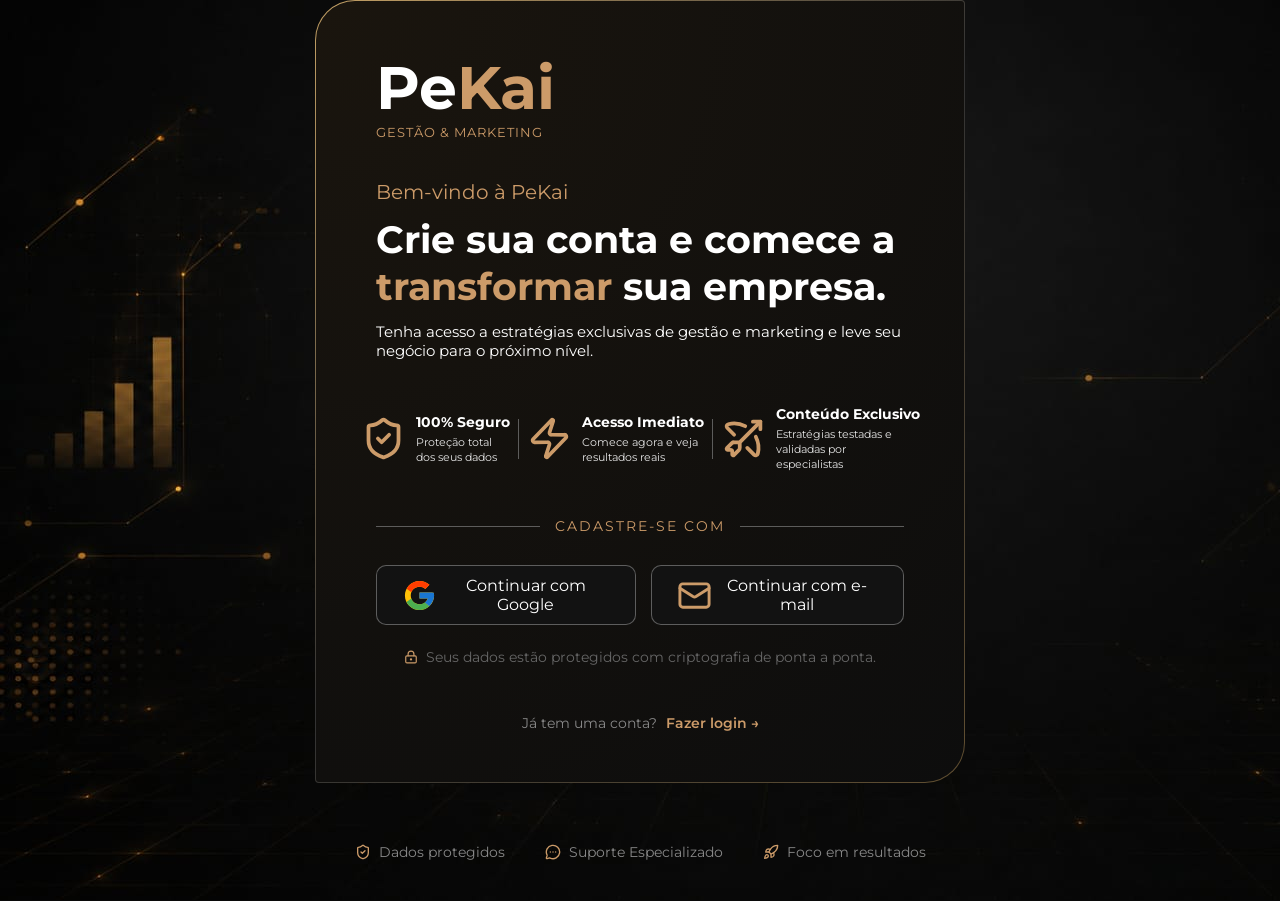
<file: index.html>
<!DOCTYPE html>
<html lang="pt-br">
<head>
    <meta charset="UTF-8">
    <meta name="viewport" content="width=device-width, initial-scale=1.0">
    <title>Pekai</title>
    <link rel="stylesheet" href="styles/style.css">
    <link rel="stylesheet" href="fonts/fonts.css">
    <link rel="stylesheet" href="styles/media.css">

    <meta name="referrer" content="strict-origin-when-cross-origin">
    <link rel="shortcut icon" href="images/favicon/pekaiicon.png" type="image/x-icon">
</head>
<body>

<main>
    <header>

    <h1 class="logo-text">Pe<span class="gold-letter">Kai</span></h1>
    <p class="logo-subtitle">GESTÃO & MARKETING</p>

    </header>

    <span class="gold-letter welcome">Bem-vindo à PeKai</span>
    
    <h2 class="title-2">Crie sua conta e comece a <span class="gold-letter">transformar</span> sua empresa.</h2>
    
    <p class="mini-p">Tenha acesso a estratégias exclusivas de gestão e marketing e leve seu negócio para o próximo nível.</p>
    
    <section>

        <div class="benefict-item">
            <span class="benefict-gold">
                <svg xmlns="http://www.w3.org/2000/svg" viewBox="0 0 24 24" fill="none" stroke="currentColor" stroke-width="2" stroke-linecap="round" stroke-linejoin="round" class="lucide lucide-shield-check-icon lucide-shield-check"><path d="M20 13c0 5-3.5 7.5-7.66 8.95a1 1 0 0 1-.67-.01C7.5 20.5 4 18 4 13V6a1 1 0 0 1 1-1c2 0 4.5-1.2 6.24-2.72a1.17 1.17 0 0 1 1.52 0C14.51 3.81 17 5 19 5a1 1 0 0 1 1 1z"/><path d="m9 12 2 2 4-4"/></svg>
            </span>

            <div class="benefic-column">
                <h3 class="benefict-h3">100% Seguro</h3>
                <p class="benefict-p">Proteção total dos seus dados</p>
            </div>
        </div>

        <div class="divisor-vertical"></div>
        
        <div class="benefict-item">

            <span class="benefict-gold">
                <svg xmlns="http://www.w3.org/2000/svg"viewBox="0 0 24 24" fill="none" stroke="currentColor" stroke-width="2" stroke-linecap="round" stroke-linejoin="round" class="lucide lucide-zap-icon lucide-zap"><path d="M4 14a1 1 0 0 1-.78-1.63l9.9-10.2a.5.5 0 0 1 .86.46l-1.92 6.02A1 1 0 0 0 13 10h7a1 1 0 0 1 .78 1.63l-9.9 10.2a.5.5 0 0 1-.86-.46l1.92-6.02A1 1 0 0 0 11 14z"/></svg>
            </span>

            <div class="benefict-column">
                <h3 class="benefict-h3">Acesso Imediato</h3>
                <p class="benefict-p">Comece agora e veja resultados reais</p>
            </div>
        </div>

        <div class="divisor-vertical"></div>
        
        <div class="benefict-item">
            <span class="benefict-gold">
                <svg xmlns="http://www.w3.org/2000/svg"viewBox="0 0 24 24" fill="none" stroke="currentColor" stroke-width="2" stroke-linecap="round" stroke-linejoin="round" class="lucide lucide-bow-arrow-icon lucide-bow-arrow"><path d="M17 3h4v4"/><path d="M18.575 11.082a13 13 0 0 1 1.048 9.027 1.17 1.17 0 0 1-1.914.597L14 17"/><path d="M7 10 3.29 6.29a1.17 1.17 0 0 1 .6-1.91 13 13 0 0 1 9.03 1.05"/><path d="M7 14a1.7 1.7 0 0 0-1.207.5l-2.646 2.646A.5.5 0 0 0 3.5 18H5a1 1 0 0 1 1 1v1.5a.5.5 0 0 0 .854.354L9.5 18.207A1.7 1.7 0 0 0 10 17v-2a1 1 0 0 0-1-1z"/><path d="M9.707 14.293 21 3"/></svg>
            </span>

            <div class="benefict-column">
                <h3 class="benefict-h3">Conteúdo Exclusivo</h3>
                <p class="benefict-p">Estratégias testadas e validadas por especialistas</p>
            </div>
        </div>

    </section>
    
    <div class="divisor-container">
        <span class="linha-horizontal"></span>
        <span class="texto-divisor gold-letter">CADASTRE-SE COM</span>
        <span class="linha-horizontal"></span>
    </div>
    
    <div class="botoes-sociais">
        <button type="button" class="btn-social" id="google-login-btn">
            <img src="google.svg" alt="Google"> <span>Continuar com Google</span>
        </button>

        <button class="btn-social" id="btn-show-email">
            <span class="icon-email icon-gold">
                <svg xmlns="http://www.w3.org/2000/svg"viewBox="0 0 24 24" fill="none" stroke="currentColor" stroke-width="2" stroke-linecap="round" stroke-linejoin="round" class="lucide lucide-mail-icon lucide-mail"><path d="m22 7-8.991 5.727a2 2 0 0 1-2.009 0L2 7"/><rect x="2" y="4" width="20" height="16" rx="2"/></svg>
            </span> 
            
            <span>Continuar com e-mail</span>
        </button>
    </div>

    <form class="cadastro-form" id="form-cadastro" style="display: none;">

        <div class="input-group">
            <span class="input-icon icon-gold">
                <svg xmlns="http://www.w3.org/2000/svg" width="24" height="24" viewBox="0 0 24 24" fill="none" stroke="currentColor" stroke-width="2" stroke-linecap="round" stroke-linejoin="round" class="lucide lucide-user-round-icon lucide-user-round"><circle cx="12" cy="8" r="5"/><path d="M20 21a8 8 0 0 0-16 0"/></svg>
            </span>

            <input type="text" placeholder="Nome completo" required>

        </div>

        <div class="input-group">
            <span class="input-icon icon-gold">
                <svg xmlns="http://www.w3.org/2000/svg"viewBox="0 0 24 24" fill="none" stroke="currentColor" stroke-width="2" stroke-linecap="round" stroke-linejoin="round" class="lucide lucide-mail-icon lucide-mail"><path d="m22 7-8.991 5.727a2 2 0 0 1-2.009 0L2 7"/><rect x="2" y="4" width="20" height="16" rx="2"/></svg>
            </span> 

            <input type="email" placeholder="Seu melhor e-mail" required>
        </div>

        <div class="input-group">
    <span class="input-icon icon-gold">
        <svg xmlns="http://www.w3.org/2000/svg" width="24" height="24" viewBox="0 0 24 24" fill="none" stroke="currentColor" stroke-width="2" stroke-linecap="round" stroke-linejoin="round" class="lucide lucide-lock-keyhole"><circle cx="12" cy="16" r="1"/><rect x="3" y="10" width="18" height="12" rx="2"/><path d="M7 10V7a5 5 0 0 1 10 0v3"/></svg>
    </span>

    <input type="password" id="senha" placeholder="Crie uma senha" required>
    
    <span class="password-toggle">
        <svg xmlns="http://www.w3.org/2000/svg" class="lucide lucide-eye icon-open" width="24" height="24" viewBox="0 0 24 24" fill="none" stroke="currentColor" stroke-width="2" stroke-linecap="round" stroke-linejoin="round" style="display: none;"><path d="M2.062 12.348a1 1 0 0 1 0-.696 10.75 10.75 0 0 1 19.876 0 1 1 0 0 1 0 .696 10.75 10.75 0 0 1-19.876 0"/><circle cx="12" cy="12" r="3"/></svg>
        <svg xmlns="http://www.w3.org/2000/svg" class="lucide lucide-eye-off icon-close" width="24" height="24" viewBox="0 0 24 24" fill="none" stroke="currentColor" stroke-width="2" stroke-linecap="round" stroke-linejoin="round"><path d="M10.733 5.076a10.744 10.744 0 0 1 11.205 6.575 1 1 0 0 1 0-.696 10.747 10.747 0 0 1-1.444 2.49"/><path d="M14.084 14.158a3 3 0 0 1-4.242-4.242"/><path d="M17.479 17.499a10.75 10.75 0 0 1-15.417-5.151 1 1 0 0 1 0-.696 10.75 10.75 0 0 1 4.446-5.143"/><path d="m2 2 20 20"/></svg>
    </span>
</div>

<div class="input-group">
    <span class="input-icon icon-gold">
        <svg xmlns="http://www.w3.org/2000/svg" width="24" height="24" viewBox="0 0 24 24" fill="none" stroke="currentColor" stroke-width="2" stroke-linecap="round" stroke-linejoin="round" class="lucide lucide-lock-keyhole"><circle cx="12" cy="16" r="1"/><rect x="3" y="10" width="18" height="12" rx="2"/><path d="M7 10V7a5 5 0 0 1 10 0v3"/></svg>
    </span>

    <input type="password" id="confirmar-senha" placeholder="Confirme sua senha" required>
    
    <span class="password-toggle">
        <svg xmlns="http://www.w3.org/2000/svg" class="lucide lucide-eye icon-open" width="24" height="24" viewBox="0 0 24 24" fill="none" stroke="currentColor" stroke-width="2" stroke-linecap="round" stroke-linejoin="round" style="display: none;"><path d="M2.062 12.348a1 1 0 0 1 0-.696 10.75 10.75 0 0 1 19.876 0 1 1 0 0 1 0 .696 10.75 10.75 0 0 1-19.876 0"/><circle cx="12" cy="12" r="3"/></svg>
        <svg xmlns="http://www.w3.org/2000/svg" class="lucide lucide-eye-off icon-close" width="24" height="24" viewBox="0 0 24 24" fill="none" stroke="currentColor" stroke-width="2" stroke-linecap="round" stroke-linejoin="round"><path d="M10.733 5.076a10.744 10.744 0 0 1 11.205 6.575 1 1 0 0 1 0-.696 10.747 10.747 0 0 1-1.444 2.49"/><path d="M14.084 14.158a3 3 0 0 1-4.242-4.242"/><path d="M17.479 17.499a10.75 10.75 0 0 1-15.417-5.151 1 1 0 0 1 0-.696 10.75 10.75 0 0 1 4.446-5.143"/><path d="m2 2 20 20"/></svg>
    </span>
</div>

        <div class="terms-group">
            <input type="checkbox" id="termos" required>
            <label for="termos">
                Ao criar sua conta, você concorda com nossos 
                <a href="termos.html">Termos de Uso</a> e <a href="politica.html">Política de Privacidade</a>.
            </label>
        </div>

        <button type="submit" class="btn-principal">
            <span>Criar minha conta e começar agora</span>

            <span class="seta">
                <svg xmlns="http://www.w3.org/2000/svg" width="24" height="24" viewBox="0 0 24 24" fill="none" stroke="currentColor" stroke-width="2" stroke-linecap="round" stroke-linejoin="round" class="lucide lucide-move-right-icon lucide-move-right"><path d="M18 8L22 12L18 16"/><path d="M2 12H22"/></svg>
            </span>

        </button>

    </form>

    <div class="seguranca-info">
        <span class="icon-gold">
            <svg xmlns="http://www.w3.org/2000/svg" width="24" height="24" viewBox="0 0 24 24" fill="none" stroke="currentColor" stroke-width="2" stroke-linecap="round" stroke-linejoin="round" class="lucide lucide-lock-keyhole-icon lucide-lock-keyhole"><circle cx="12" cy="16" r="1"/><rect x="3" y="10" width="18" height="12" rx="2"/><path d="M7 10V7a5 5 0 0 1 10 0v3"/></svg>
        </span>

        <p>Seus dados estão protegidos com criptografia de ponta a ponta.</p>
    </div>

    <div class="fazer-login">
        <p>Já tem uma conta? <a href="#">Fazer login →</a></p>
    </div>

</main>

<footer class="footer-beneficts">
    <div>
        <span class="footer-gold">
            <svg xmlns="http://www.w3.org/2000/svg" width="24" height="24" viewBox="0 0 24 24" fill="none" stroke="currentColor" stroke-width="2" stroke-linecap="round" stroke-linejoin="round" class="lucide lucide-shield-check-icon lucide-shield-check"><path d="M20 13c0 5-3.5 7.5-7.66 8.95a1 1 0 0 1-.67-.01C7.5 20.5 4 18 4 13V6a1 1 0 0 1 1-1c2 0 4.5-1.2 6.24-2.72a1.17 1.17 0 0 1 1.52 0C14.51 3.81 17 5 19 5a1 1 0 0 1 1 1z"/><path d="m9 12 2 2 4-4"/></svg>
        </span>

        <p>Dados protegidos</p>
    </div>

    <div>
        <span class="footer-gold">
            <svg xmlns="http://www.w3.org/2000/svg" width="24" height="24" viewBox="0 0 24 24" fill="none" stroke="currentColor" stroke-width="2" stroke-linecap="round" stroke-linejoin="round" class="lucide lucide-message-circle-more-icon lucide-message-circle-more"><path d="M2.992 16.342a2 2 0 0 1 .094 1.167l-1.065 3.29a1 1 0 0 0 1.236 1.168l3.413-.998a2 2 0 0 1 1.099.092 10 10 0 1 0-4.777-4.719"/><path d="M8 12h.01"/><path d="M12 12h.01"/><path d="M16 12h.01"/></svg>
        </span>
        
        <p>Suporte Especializado</p>
    </div>
    
    <div>
        <span class="footer-gold">
            <svg xmlns="http://www.w3.org/2000/svg" width="24" height="24" viewBox="0 0 24 24" fill="none" stroke="currentColor" stroke-width="2" stroke-linecap="round" stroke-linejoin="round" class="lucide lucide-rocket-icon lucide-rocket"><path d="M12 15v5s3.03-.55 4-2c1.08-1.62 0-5 0-5"/><path d="M4.5 16.5c-1.5 1.26-2 5-2 5s3.74-.5 5-2c.71-.84.7-2.13-.09-2.91a2.18 2.18 0 0 0-2.91-.09"/><path d="M9 12a22 22 0 0 1 2-3.95A12.88 12.88 0 0 1 22 2c0 2.72-.78 7.5-6 11a22.4 22.4 0 0 1-4 2z"/><path d="M9 12H4s.55-3.03 2-4c1.62-1.08 5 .05 5 .05"/></svg>
        </span>
        
        <p>Foco em resultados</p>
    </div>

</footer>

    <script src="https://accounts.google.com/gsi/client" async defer></script>

    <script src="js/script.js"></script>
</body>
</html>
</file>
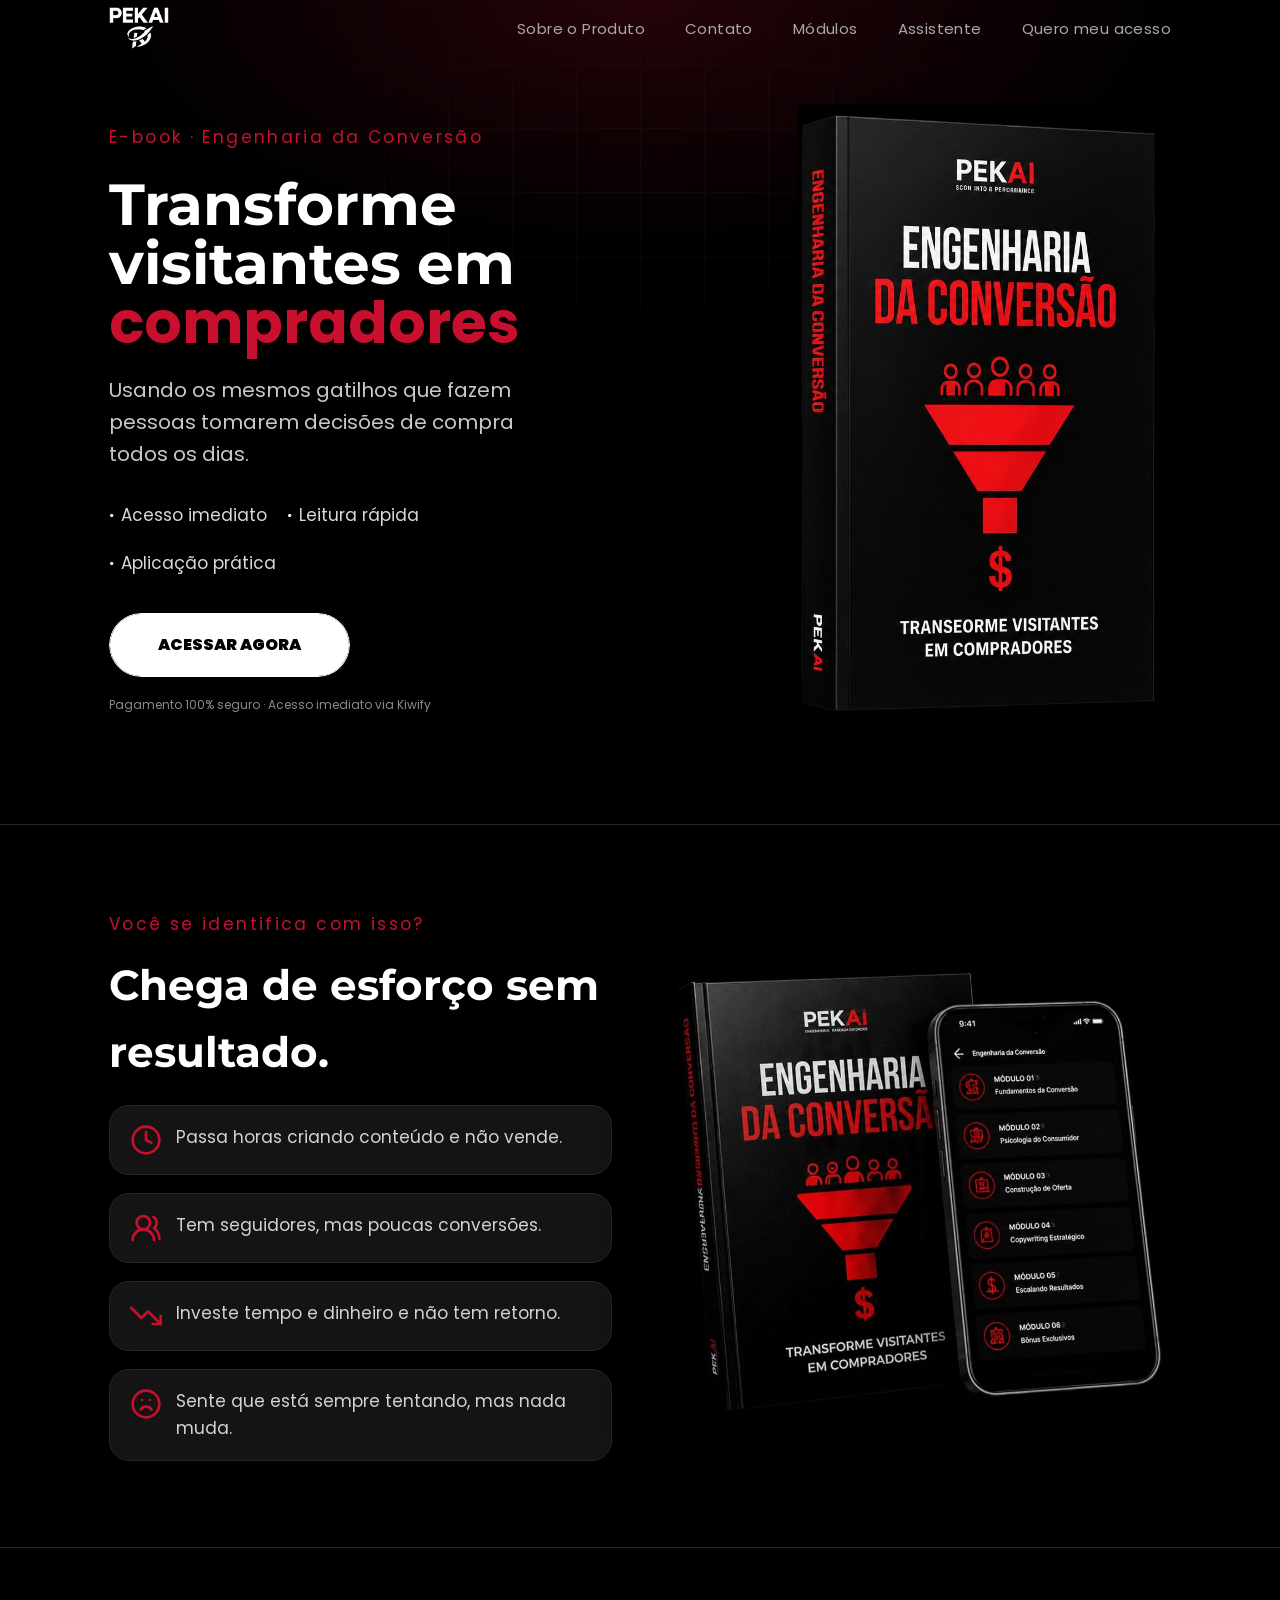
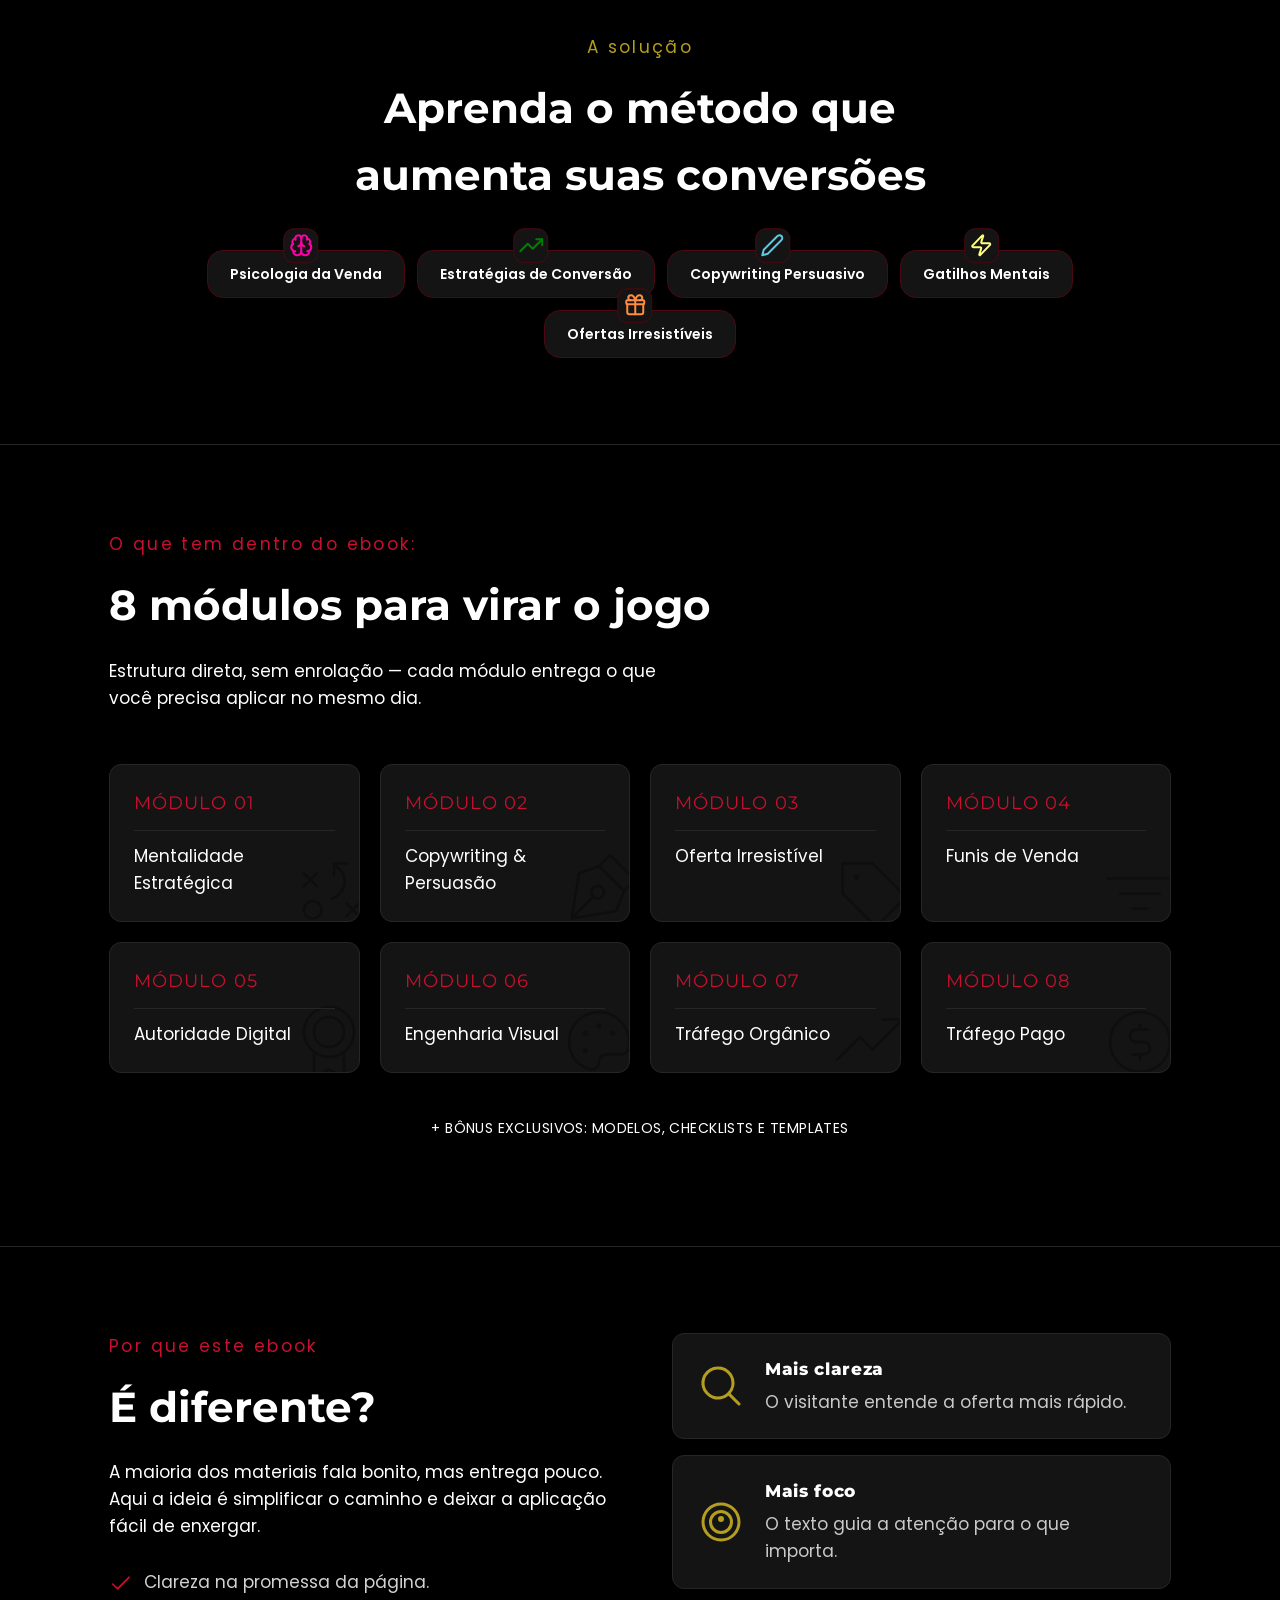
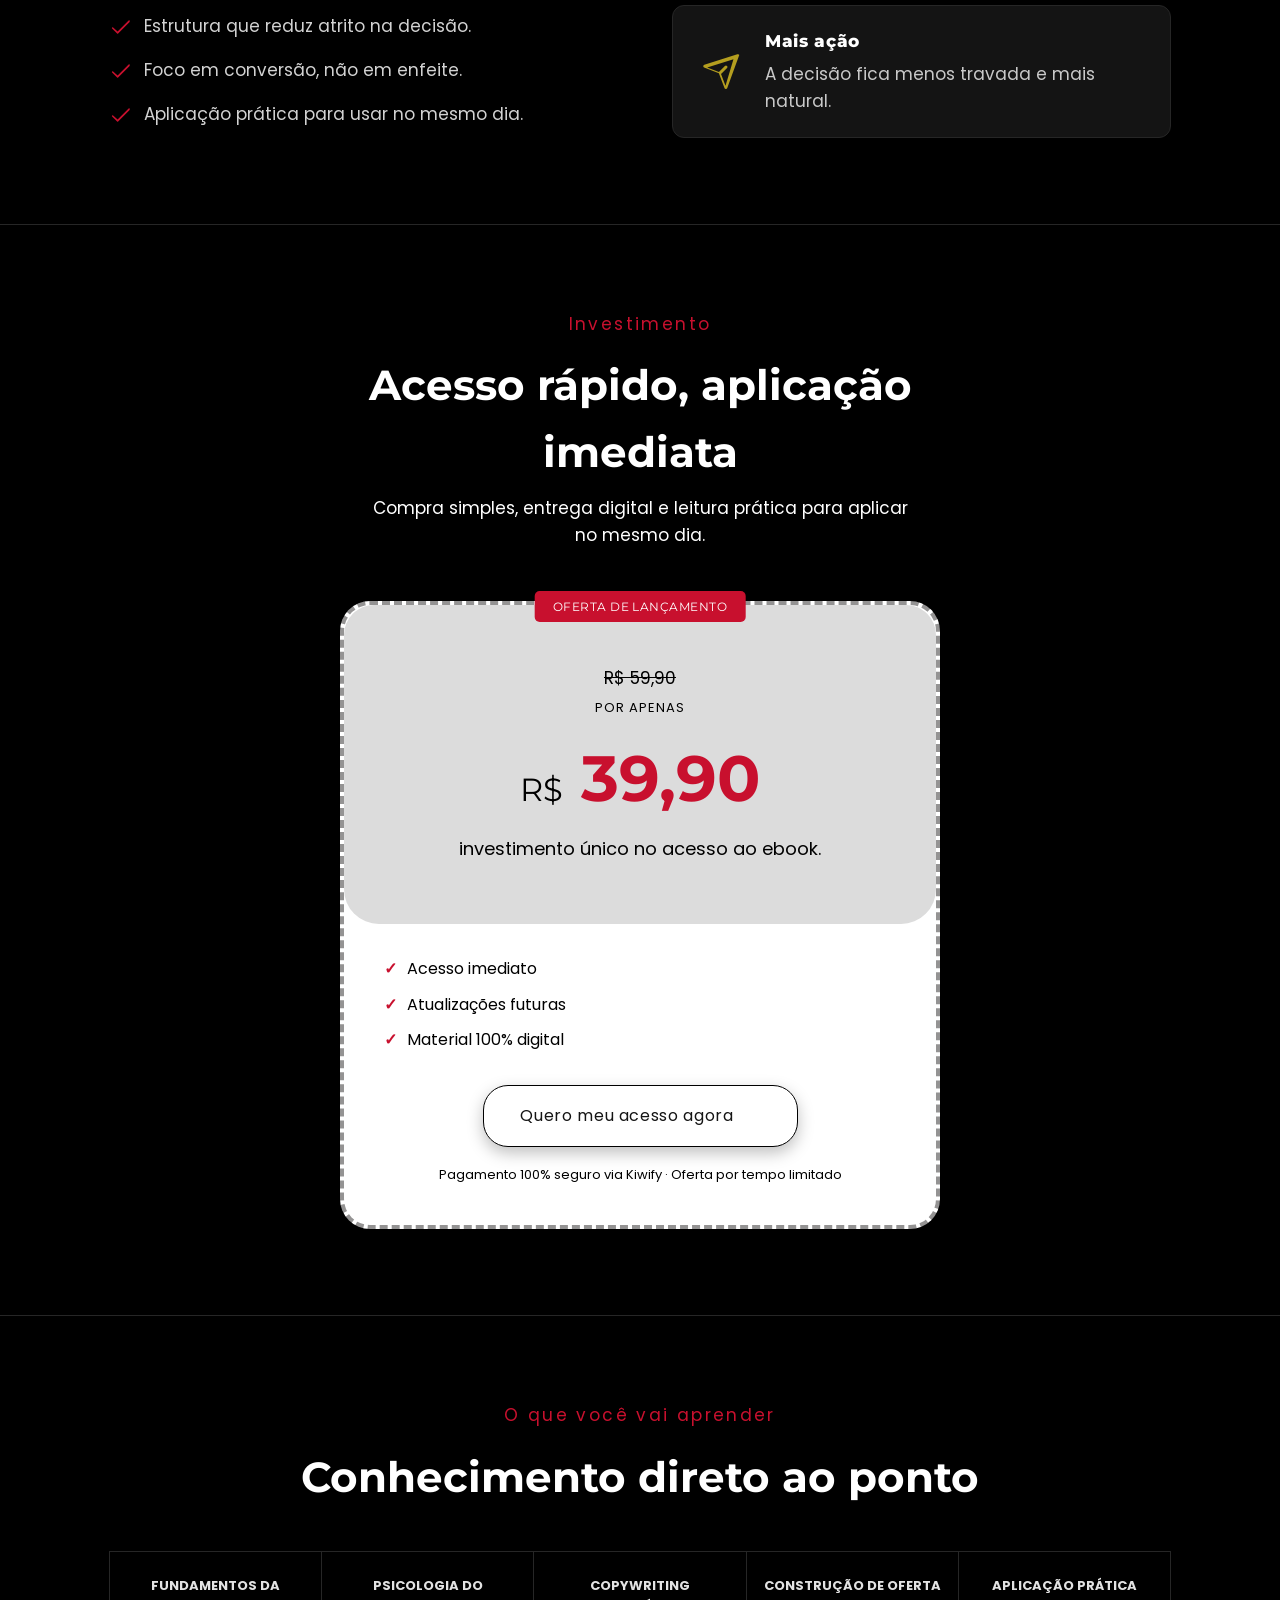
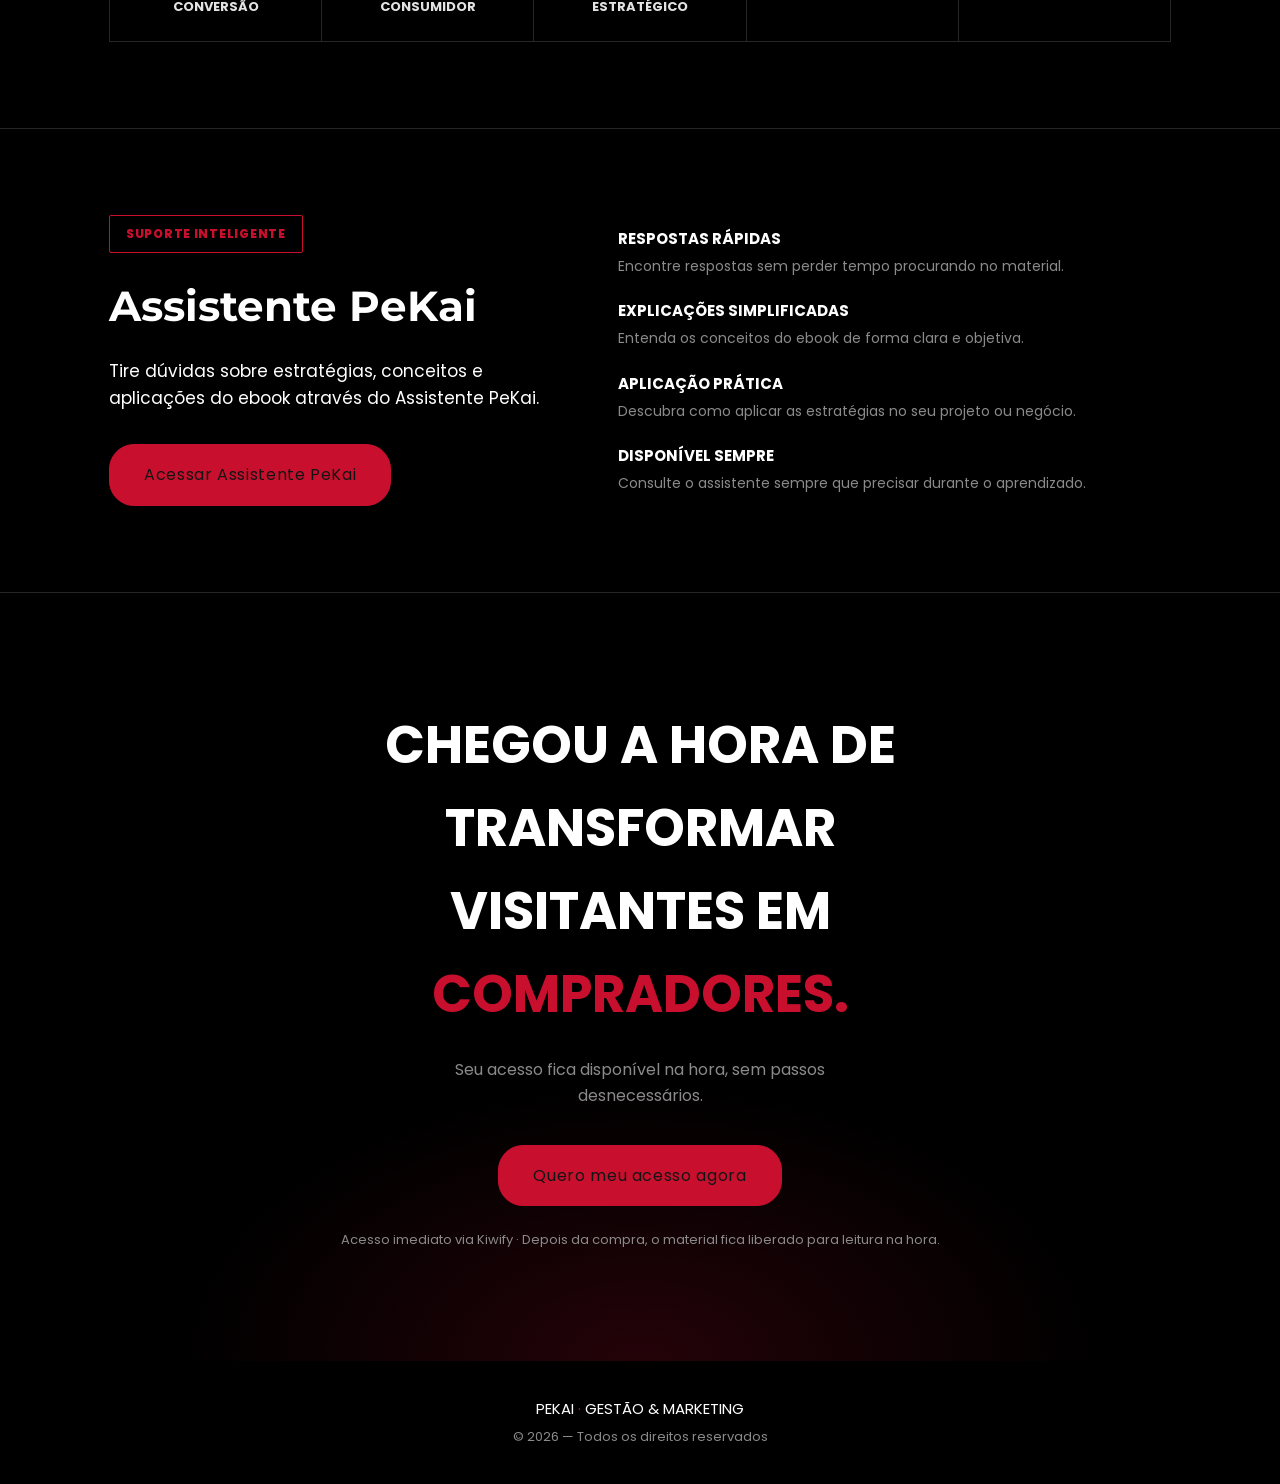
<file: landingpage.html>
<!DOCTYPE html>
<html lang="pt-BR">
<head>
    <meta charset="UTF-8">
    <meta name="viewport" content="width=device-width, initial-scale=1.0">
    <title>Pekai — Engenharia da Conversão</title>
    <link rel="stylesheet" href="styles/landing.css">
    <link rel="stylesheet" href="fonts/fonts.css">
</head>
<body>



<section class="hero">

  <nav>
  <div class="wrap">
    <div>
      <img src="images/title/title.png" alt="" class="title">
    </div>
    <div class="nav-links">
      <a href="#dentro">Sobre o Produto</a>
      <a href="#contato">Contato</a>
      <a href="#modulos">Módulos</a>
      <a href="#assistente">Assistente</a>
      <a href="#oferta">Quero meu acesso</a>
    </div>
  </div>
</nav>

  <div class="wrap hero-grid">
    <div>
      <div class="eyebrow">E-book · Engenharia da Conversão</div>
      <h1 class="display">Transforme visitantes em <span class="accent">compradores</span></h1>
      <p class="lead">Usando os mesmos gatilhos que fazem pessoas tomarem decisões de compra todos os dias.</p>
      <div class="hero-badges">
        <span class="hero-badge">Acesso imediato</span>
        <span class="hero-badge">Leitura rápida</span>
        <span class="hero-badge">Aplicação prática</span>
      </div>
      <div class="hero-ctas">
        <button class="btn-1">
            <div class="original">Acessar Agora</div>
            <div class="letters">
              <span>A</span>
              <span>C</span>
              <span>E</span>
              <span>S</span>
              <span>S</span>
              <span>A</span>
              <span>R</span>
              <span>&nbsp;</span>
              <span>A</span>
              <span>G</span>
              <span>O</span>
              <span>R</span>
              <span>A</span>
            </div>
          </button>
      </div>
      <div class="hero-note">Pagamento 100% seguro · Acesso imediato via Kiwify</div>

      <!-- <div class="proof-strip-mini">
  <div class="proof-item">
    <svg xmlns="http://www.w3.org/2000/svg" width="24" height="24" viewBox="0 0 24 24" fill="none" stroke="currentColor" stroke-width="2" stroke-linecap="round" stroke-linejoin="round" class="lucide lucide-file-text-icon lucide-file-text"><path d="M6 22a2 2 0 0 1-2-2V4a2 2 0 0 1 2-2h8a2.4 2.4 0 0 1 1.704.706l3.588 3.588A2.4 2.4 0 0 1 20 8v12a2 2 0 0 1-2 2z"/><path d="M14 2v5a1 1 0 0 0 1 1h5"/><path d="M10 9H8"/><path d="M16 13H8"/><path d="M16 17H8"/></svg>
    <div>
      <div class="proof-mini-num display">Entregue</div>
      <div class="proof-mini-label">Em PDF</div>
    </div>
  </div>

  <div class="proof-item">
    <svg xmlns="http://www.w3.org/2000/svg" width="24" height="24" viewBox="0 0 24 24" fill="none" stroke="currentColor" stroke-width="2" stroke-linecap="round" stroke-linejoin="round" class="lucide lucide-zap-icon lucide-zap"><path d="M4 14a1 1 0 0 1-.78-1.63l9.9-10.2a.5.5 0 0 1 .86.46l-1.92 6.02A1 1 0 0 0 13 10h7a1 1 0 0 1 .78 1.63l-9.9 10.2a.5.5 0 0 1-.86-.46l1.92-6.02A1 1 0 0 0 11 14z"/></svg>
    <div>
      <div class="proof-mini-num display">Direto</div>
      <div class="proof-mini-label">Ao ponto</div>
    </div>
  </div>

  <div class="proof-item">
    <svg xmlns="http://www.w3.org/2000/svg" width="24" height="24" viewBox="0 0 24 24" fill="none" stroke="currentColor" stroke-width="2" stroke-linecap="round" stroke-linejoin="round" class="lucide lucide-chart-no-axes-combined-icon lucide-chart-no-axes-combined"><path d="M12 16v5"/><path d="M16 14.639V21"/><path d="M20 10.656V21"/><path d="m22 3-8.646 8.646a.5.5 0 0 1-.708 0L9.354 8.354a.5.5 0 0 0-.707 0L2 15"/><path d="M4 18.463V21"/><path d="M8 14.656V21"/></svg>
    <div>
      <div class="proof-mini-num display">Real</div>
      <div class="proof-mini-label">Aplicado por empreendedores</div>
    </div>
  </div>
</div>  -->
    </div> 
    <div class="hero-visual">
      <img src="images/landingpage/book.jpeg" alt="Ebook Engenharia da Conversão">
    </div>
  </div>
</section>

<section>
  <div class="wrap problem-layout">
    <div>
      <div class="section-label">Você se identifica com isso?</div>
      <h2 class="section-title">Chega de esforço sem resultado.</h2>
      <div class="problem-list">
        <div class="problem-item">
          <svg xmlns="http://www.w3.org/2000/svg" width="24" height="24" viewBox="0 0 24 24" fill="none" stroke="currentColor" stroke-width="2" stroke-linecap="round" stroke-linejoin="round" class="lucide lucide-clock-icon lucide-clock"><circle cx="12" cy="12" r="10"/><path d="M12 6v6l4 2"/></svg>
          <p>Passa horas criando conteúdo e não vende.</p>
        </div>
        <div class="problem-item">
          <svg xmlns="http://www.w3.org/2000/svg" width="24" height="24" viewBox="0 0 24 24" fill="none" stroke="currentColor" stroke-width="2" stroke-linecap="round" stroke-linejoin="round" class="lucide lucide-users-round-icon lucide-users-round"><path d="M18 21a8 8 0 0 0-16 0"/><circle cx="10" cy="8" r="5"/><path d="M22 20c0-3.37-2-6.5-4-8a5 5 0 0 0-.45-8.3"/></svg>
          <p>Tem seguidores, mas poucas conversões.</p>
        </div>
        <div class="problem-item">
          <svg class="x" xmlns="http://www.w3.org/2000/svg" viewBox="0 0 24 24" fill="none" stroke="currentColor" stroke-width="2" stroke-linecap="round" stroke-linejoin="round"><polyline points="23 18 13.5 8.5 8.5 13.5 1 6"/><polyline points="17 18 23 18 23 12"/></svg>
          <p>Investe tempo e dinheiro e não tem retorno.</p>
        </div>
        <div class="problem-item">
          <svg xmlns="http://www.w3.org/2000/svg" width="24" height="24" viewBox="0 0 24 24" fill="none" stroke="currentColor" stroke-width="2" stroke-linecap="round" stroke-linejoin="round" class="lucide lucide-frown-icon lucide-frown"><circle cx="12" cy="12" r="10"/><path d="M16 16s-1.5-2-4-2-4 2-4 2"/><line x1="9" x2="9.01" y1="9" y2="9"/><line x1="15" x2="15.01" y1="9" y2="9"/></svg>
          <p>Sente que está sempre tentando, mas nada muda.</p>
        </div>
      </div>
    </div>
    <div class="problem-visual">
      <img src="images/landingpage/book&phone.jpeg" alt="Engenharia da Conversão no celular">
    </div>
  </div>
</section>

<section>
  <div class="wrap center">
    <div class="section-label gold">A solução</div>
    <h2 class="section-title" style="margin:0 auto 40px;">Aprenda o método que aumenta suas conversões</h2>
    <div class="tag-cloud" style="justify-content:center;">
  <span class="tag hot">
    <span class="tag-icon" id="brain">
      <svg xmlns="http://www.w3.org/2000/svg" width="24" height="24" viewBox="0 0 24 24" fill="none" stroke="currentColor" stroke-width="2" stroke-linecap="round" stroke-linejoin="round" class="lucide lucide-brain-icon lucide-brain"><path d="M12 18V5"/><path d="M15 13a4.17 4.17 0 0 1-3-4 4.17 4.17 0 0 1-3 4"/><path d="M17.598 6.5A3 3 0 1 0 12 5a3 3 0 1 0-5.598 1.5"/><path d="M17.997 5.125a4 4 0 0 1 2.526 5.77"/><path d="M18 18a4 4 0 0 0 2-7.464"/><path d="M19.967 17.483A4 4 0 1 1 12 18a4 4 0 1 1-7.967-.517"/><path d="M6 18a4 4 0 0 1-2-7.464"/><path d="M6.003 5.125a4 4 0 0 0-2.526 5.77"/></svg>
    </span>
    Psicologia da Venda
  </span>

  <span class="tag hot">
    <span class="tag-icon" id="static">
      <svg xmlns="http://www.w3.org/2000/svg" viewBox="0 0 24 24" fill="none" stroke="currentColor" stroke-width="2" stroke-linecap="round" stroke-linejoin="round"><polyline points="23 6 13.5 15.5 8.5 10.5 1 18"/><polyline points="17 6 23 6 23 12"/></svg>
    </span>
    Estratégias de Conversão
  </span>

  <span class="tag hot">
    <span class="tag-icon" id="pen">
      <svg xmlns="http://www.w3.org/2000/svg" viewBox="0 0 24 24" fill="none" stroke="currentColor" stroke-width="2" stroke-linecap="round" stroke-linejoin="round"><path d="M17 3a2.85 2.83 0 1 1 4 4L7.5 20.5 2 22l1.5-5.5Z"/></svg>
    </span>
    Copywriting Persuasivo
  </span>

  <span class="tag hot">
    <span class="tag-icon" id="flash">
      <svg xmlns="http://www.w3.org/2000/svg" viewBox="0 0 24 24" fill="none" stroke="currentColor" stroke-width="2" stroke-linecap="round" stroke-linejoin="round"><path d="M4 14a1 1 0 0 1-.78-1.63l9.9-10.2a.5.5 0 0 1 .86.46l-1.92 6.02A1 1 0 0 0 13 10h7a1 1 0 0 1 .78 1.63l-9.9 10.2a.5.5 0 0 1-.86-.46l1.92-6.02A1 1 0 0 0 11 14z"/></svg>
    </span>
    Gatilhos Mentais
  </span>

  <span class="tag hot">
    <span class="tag-icon" id="ofert">
      <svg xmlns="http://www.w3.org/2000/svg" width="24" height="24" viewBox="0 0 24 24" fill="none" stroke="currentColor" stroke-width="2" stroke-linecap="round" stroke-linejoin="round" class="lucide lucide-gift-icon lucide-gift"><path d="M12 7v14"/><path d="M20 11v8a2 2 0 0 1-2 2H6a2 2 0 0 1-2-2v-8"/><path d="M7.5 7a1 1 0 0 1 0-5A4.8 8 0 0 1 12 7a4.8 8 0 0 1 4.5-5 1 1 0 0 1 0 5"/><rect x="3" y="7" width="18" height="4" rx="1"/></svg>
    </span>
    Ofertas Irresistíveis
  </span>
</div>
  </div>
</section>

<section id="dentro">
  <div class="wrap">
    <div class="section-label">O que tem dentro do ebook:</div>
    <h2 class="section-title">8 módulos para virar o jogo</h2>
    <p class="section-sub">Estrutura direta, sem enrolação — cada módulo entrega o que você precisa aplicar no mesmo dia.</p>

    <div class="module-grid">
  <div class="module-card">
    <div class="module-content">
      <span class="module-num">MÓDULO 01</span>
      <h3>Mentalidade Estratégica</h3>
    </div>
    <svg class="module-icon-bg" xmlns="http://www.w3.org/2000/svg" width="32" height="32" fill="currentColor" viewBox="0 0 256 256"><path d="M76,156a32,32,0,1,0,32,32A32,32,0,0,0,76,156Zm0,56a24,24,0,1,1,24-24A24,24,0,0,1,76,212ZM45.17,109.17,62.34,92,45.17,74.83a4,4,0,0,1,5.66-5.66L68,86.34,85.17,69.17a4,4,0,0,1,5.66,5.66L73.66,92l17.17,17.17a4,4,0,0,1-5.66,5.66L68,97.66,50.83,114.83a4,4,0,0,1-5.66-5.66Zm181.66,96a4,4,0,0,1-5.66,5.66L204,193.66l-17.17,17.17a4,4,0,0,1-5.66-5.66L198.34,188l-17.17-17.17a4,4,0,0,1,5.66-5.66L204,182.34l17.17-17.17a4,4,0,0,1,5.66,5.66L209.66,188Zm-46.21-93.41c-5.82,21-23.77,39.15-43.65,44.12a4.09,4.09,0,0,1-1,.12,4,4,0,0,1-1-7.88c16.94-4.24,32.87-20.42,37.88-38.49,3.47-12.53,3.55-31.51-15.74-50.8L148,49.66V80a4,4,0,0,1-8,0V40a4,4,0,0,1,4-4h40a4,4,0,0,1,0,8H153.66l9.17,9.17C180,70.35,186.33,91.16,180.62,111.76Z"></path></svg>
  </div>

  <div class="module-card">
    <div class="module-content">
      <span class="module-num">MÓDULO 02</span>
      <h3>Copywriting & Persuasão</h3>
    </div>
    <svg class="module-icon-bg" xmlns="http://www.w3.org/2000/svg" width="32" height="32" fill="currentColor" viewBox="0 0 256 256"><path d="M244,92.68a11.93,11.93,0,0,0-3.51-8.48L171.8,15.51a12,12,0,0,0-17,0L125.78,44.56,66.92,66.63a12.06,12.06,0,0,0-7.63,9.26L36.05,215.34A4,4,0,0,0,40,220a4.89,4.89,0,0,0,.66-.05L180.1,196.7a12,12,0,0,0,9.27-7.62l22.07-58.86,29-29A11.92,11.92,0,0,0,244,92.68Zm-62.12,93.59a4,4,0,0,1-3.09,2.54L51.66,210l58.45-58.45a24,24,0,1,0-5.66-5.66L46,204.35,67.19,77.21a4,4,0,0,1,2.54-3.09L127,52.64,203.35,129ZM108,132a16,16,0,1,1,16,16A16,16,0,0,1,108,132ZM234.83,95.51,208,122.34,133.66,48l26.82-26.82a4,4,0,0,1,5.66,0l68.69,68.69a4,4,0,0,1,0,5.65Z"></path></svg>
  </div>

  <div class="module-card">
    <div class="module-content">
      <span class="module-num">MÓDULO 03</span>
      <h3>Oferta Irresistível</h3>
    </div>
    <svg class="module-icon-bg" xmlns="http://www.w3.org/2000/svg" width="32" height="32" fill="currentColor" viewBox="0 0 256 256"><path d="M240.49,138.83,141.17,39.51A11.93,11.93,0,0,0,132.69,36H40a4,4,0,0,0-4,4v92.69a11.93,11.93,0,0,0,3.51,8.48l99.32,99.32a12,12,0,0,0,17,0l84.69-84.69a12,12,0,0,0,0-17Zm-5.66,11.31-84.69,84.69a4,4,0,0,1-5.65,0L45.17,135.51A4,4,0,0,1,44,132.69V44h88.69a4,4,0,0,1,2.82,1.17l99.32,99.32A4,4,0,0,1,234.83,150.14ZM92,84a8,8,0,1,1-8-8A8,8,0,0,1,92,84Z"></path></svg>
  </div>

  <div class="module-card">
    <div class="module-content">
      <span class="module-num">MÓDULO 04</span>
      <h3>Funis de Venda</h3>
    </div>
    <svg class="module-icon-bg" xmlns="http://www.w3.org/2000/svg" width="32" height="32" fill="currentColor" viewBox="0 0 256 256"><path d="M196,136a4,4,0,0,1-4,4H64a4,4,0,0,1,0-8H192A4,4,0,0,1,196,136Zm36-52H24a4,4,0,0,0,0,8H232a4,4,0,0,0,0-8Zm-80,96H104a4,4,0,0,0,0,8h48a4,4,0,0,0,0-8Z"></path></svg>
  </div>

  <div class="module-card">
    <div class="module-content">
      <span class="module-num">MÓDULO 05</span>
      <h3>Autoridade Digital</h3>
    </div>
    <svg class="module-icon-bg" xmlns="http://www.w3.org/2000/svg" width="32" height="32" fill="currentColor" viewBox="0 0 256 256"><path d="M212,96A84,84,0,1,0,76,161.9V240a4,4,0,0,0,4,4,4.05,4.05,0,0,0,1.79-.42L128,220.47l46.22,23.11A4,4,0,0,0,180,240V161.9A83.89,83.89,0,0,0,212,96ZM172,233.53l-42.22-21.11a4,4,0,0,0-3.58,0L84,233.53v-66a83.8,83.8,0,0,0,88,0ZM128,172a76,76,0,1,1,76-76A76.08,76.08,0,0,1,128,172Zm0-128a52,52,0,1,0,52,52A52.06,52.06,0,0,0,128,44Zm0,96a44,44,0,1,1,44-44A44.05,44.05,0,0,1,128,140Z"></path></svg>
  </div>

  <div class="module-card">
    <div class="module-content">
      <span class="module-num">MÓDULO 06</span>
      <h3>Engenharia Visual</h3>
    </div>
    <svg class="module-icon-bg" xmlns="http://www.w3.org/2000/svg" width="32" height="32" fill="currentColor" viewBox="0 0 256 256"><path d="M198,56.74A99.31,99.31,0,0,0,128,28h-1A100,100,0,0,0,28,128c0,41.22,25.55,75.85,66.69,90.38a28.34,28.34,0,0,0,9.42,1.63A28,28,0,0,0,132,192a20,20,0,0,1,20-20h46.21a27.84,27.84,0,0,0,27.3-21.76,100.37,100.37,0,0,0,2.49-23.1A99.26,99.26,0,0,0,198,56.74Zm19.74,91.72A19.89,19.89,0,0,1,198.21,164H152a28,28,0,0,0-28,28,20,20,0,0,1-26.64,18.83C59.51,197.46,36,165.72,36,128a92,92,0,0,1,91.05-92H128a92,92,0,0,1,89.72,112.46ZM136,76a8,8,0,1,1-8-8A8,8,0,0,1,136,76ZM92,100a8,8,0,1,1-8-8A8,8,0,0,1,92,100Zm0,56a8,8,0,1,1-8-8A8,8,0,0,1,92,156Zm88-56a8,8,0,1,1-8-8A8,8,0,0,1,180,100Z"></path></svg>
  </div>

  <div class="module-card">
    <div class="module-content">
      <span class="module-num">MÓDULO 07</span>
      <h3>Tráfego Orgânico</h3>
    </div>
    <svg class="module-icon-bg" xmlns="http://www.w3.org/2000/svg" width="32" height="32" fill="currentColor" viewBox="0 0 256 256"><path d="M236,56v64a4,4,0,0,1-8,0V65.66l-89.17,89.17a4,4,0,0,1-5.66,0L96,117.66,26.83,186.83a4,4,0,0,1-5.66-5.66l72-72a4,4,0,0,1,5.66,0L136,146.34,222.34,60H168a4,4,0,0,1,0-8h64A4,4,0,0,1,236,56Z"></path></svg>
  </div>

  <div class="module-card">
    <div class="module-content">
      <span class="module-num">MÓDULO 08</span>
      <h3>Tráfego Pago</h3>
    </div>
    <svg class="module-icon-bg" xmlns="http://www.w3.org/2000/svg" width="32" height="32" fill="currentColor" viewBox="0 0 256 256"><path d="M128,28A100,100,0,1,0,228,128,100.11,100.11,0,0,0,128,28Zm0,192a92,92,0,1,1,92-92A92.1,92.1,0,0,1,128,220Zm36-72a24,24,0,0,1-24,24h-8v12a4,4,0,0,1-8,0V172H104a4,4,0,0,1,0-8h36a16,16,0,0,0,0-32H116a24,24,0,0,1,0-48h8V72a4,4,0,0,1,8,0V84h20a4,4,0,0,1,0,8H116a16,16,0,0,0,0,32h24A24,24,0,0,1,164,148Z"></path></svg>
  </div>
</div>

    <div class="bonus-bar">+ Bônus exclusivos: modelos, checklists e templates</div>
  </div>
</section>

<section>
  <div class="wrap diff-layout">
    <div>
      <div class="section-label">Por que este ebook</div>
      <h2 class="section-title">É diferente?</h2>
      <p class="section-sub" style="margin-bottom:28px;">A maioria dos materiais fala bonito, mas entrega pouco. Aqui a ideia é simplificar o caminho e deixar a aplicação fácil de enxergar.</p>
      <div class="diff-list">
        <div class="row">
          <svg class="diff-icon" viewBox="0 0 256 256" fill="currentColor"><path d="M229.66,77.66l-128,128a8,8,0,0,1-11.32,0l-56-56a8,8,0,0,1,11.32-11.32L96,182.34,218.34,60.34a8,8,0,0,1,11.32,11.32Z"/></svg>
          <p>Clareza na promessa da página.</p>
        </div>
        <div class="row">
          <svg class="diff-icon" viewBox="0 0 256 256" fill="currentColor"><path d="M229.66,77.66l-128,128a8,8,0,0,1-11.32,0l-56-56a8,8,0,0,1,11.32-11.32L96,182.34,218.34,60.34a8,8,0,0,1,11.32,11.32Z"/></svg>
          <p>Estrutura que reduz atrito na decisão.</p>
        </div>
        <div class="row">
          <svg class="diff-icon" viewBox="0 0 256 256" fill="currentColor"><path d="M229.66,77.66l-128,128a8,8,0,0,1-11.32,0l-56-56a8,8,0,0,1,11.32-11.32L96,182.34,218.34,60.34a8,8,0,0,1,11.32,11.32Z"/></svg>
          <p>Foco em conversão, não em enfeite.</p>
        </div>
        <div class="row">
          <svg class="diff-icon" viewBox="0 0 256 256" fill="currentColor"><path d="M229.66,77.66l-128,128a8,8,0,0,1-11.32,0l-56-56a8,8,0,0,1,11.32-11.32L96,182.34,218.34,60.34a8,8,0,0,1,11.32,11.32Z"/></svg>
          <p>Aplicação prática para usar no mesmo dia.</p>
        </div>
      </div>
    </div>

    <div>
      <div class="result-cards">
        <div class="result-card">
          <svg class="result-icon" viewBox="0 0 256 256" fill="currentColor"><path d="M229.66,218.34,179.6,168.28a88.21,88.21,0,1,0-11.32,11.32l50.06,50.06a8,8,0,0,0,11.32-11.32ZM40,112a72,72,0,1,1,72,72A72.08,72.08,0,0,1,40,112Z"/></svg>
          <div class="result-content">
            <div class="label">Mais clareza</div>
            <p>O visitante entende a oferta mais rápido.</p>
          </div>
        </div>

        <div class="result-card">
          <svg class="result-icon" viewBox="0 0 256 256" fill="currentColor"><path d="M128,24A104,104,0,1,0,232,128,104.11,104.11,0,0,0,128,24Zm0,192a88,88,0,1,1,88-88A88.1,88.1,0,0,1,128,216Zm0-152a64,64,0,1,0,64,64A64.07,64.07,0,0,0,128,64Zm0,112a48,48,0,1,1,48-48A48.05,48.05,0,0,1,128,176Zm0-80a16,16,0,1,0,16,16A16,16,0,0,0,128,96Z"/></svg>
          <div class="result-content">
            <div class="label">Mais foco</div>
            <p>O texto guia a atenção para o que importa.</p>
          </div>
        </div>

        <div class="result-card">
          <svg class="result-icon" viewBox="0 0 256 256" fill="currentColor"><path d="M223.45,40.55a8,8,0,0,0-8.21-1.94l-176,56A8,8,0,0,0,38,109.5l78.59,29.91,29.91,78.59a8,8,0,0,0,14.89.79l64-176A8,8,0,0,0,223.45,40.55ZM152,206.71l-23.81-62.55,32-32a8,8,0,0,0-11.32-11.32l-32,32L54.29,109,194.42,65.58Z"/></svg>
          <div class="result-content">
            <div class="label">Mais ação</div>
            <p>A decisão fica menos travada e mais natural.</p>
          </div>
        </div>
      </div>
    </div>
  </div>
</section>

<section id="oferta">
  <div class="wrap center">
    <div class="section-label">Investimento</div>
    <h2 class="section-title" style="margin:0 auto 8px;">Acesso rápido, aplicação imediata</h2>
    <p class="section-sub">Compra simples, entrega digital e leitura prática para aplicar no mesmo dia.</p>

    <div class="offer-box">
  <div class="offer-flag">Oferta de lançamento</div>

  <div class="offer-top">
    <div class="offer-was">R$ 59,90</div>
    <div class="offer-now-label">Por apenas</div>
    <div class="offer-now display">
      <span class="currency">R$</span> 
      <span>39,90</span></div>
    <div class="offer-sub">investimento único no acesso ao ebook.</div>
  </div>

  <div class="offer-includes">
    <div class="row">Acesso imediato</div>
    <div class="row">Atualizações futuras</div>
    <div class="row">Material 100% digital</div>
  </div>
  <a href="LINK_KIWIFY_AQUI" class="btn-primary btn-white" style="width:100%;">Quero meu acesso agora
    <svg class="btn-arrow" xmlns="http://www.w3.org/2000/svg" viewBox="0 0 24 24" fill="none" stroke="currentColor" stroke-width="2" stroke-linecap="round" stroke-linejoin="round" width="18" height="18"><line x1="5" y1="12" x2="19" y2="12"/><polyline points="12 5 19 12 12 19"/></svg>
  </a>
  <div class="offer-note">Pagamento 100% seguro via Kiwify · Oferta por tempo limitado</div>
</div>
  </div>
</section>

<section>
  <div class="wrap center">
    <div class="section-label">O que você vai aprender</div>
    <h2 class="section-title" style="margin:0 auto 40px;">Conhecimento direto ao ponto</h2>
    <div class="learn-grid">
      <div class="learn-card"><p>Fundamentos da Conversão</p></div>
      <div class="learn-card"><p>Psicologia do Consumidor</p></div>
      <div class="learn-card"><p>Copywriting Estratégico</p></div>
      <div class="learn-card"><p>Construção de Oferta</p></div>
      <div class="learn-card"><p>Aplicação Prática</p></div>
    </div>
  </div>
</section>

<section id="assistente">
  <div class="wrap assistant-layout">
    <div>
      <span class="assistant-badge">Suporte inteligente</span>
      <h2 class="section-title">Assistente PeKai</h2>
      <p class="section-sub" style="margin-bottom:32px;">Tire dúvidas sobre estratégias, conceitos e aplicações do ebook através do Assistente PeKai.</p>
      <a href="chatbot.html" class="btn-primary">Acessar Assistente PeKai</a>
    </div>
    <div class="assistant-feat">
      <div class="row"><h4>Respostas rápidas</h4><p>Encontre respostas sem perder tempo procurando no material.</p></div>
      <div class="row"><h4>Explicações simplificadas</h4><p>Entenda os conceitos do ebook de forma clara e objetiva.</p></div>
      <div class="row"><h4>Aplicação prática</h4><p>Descubra como aplicar as estratégias no seu projeto ou negócio.</p></div>
      <div class="row"><h4>Disponível sempre</h4><p>Consulte o assistente sempre que precisar durante o aprendizado.</p></div>
    </div>
  </div>
</section>

<section class="final-cta" style="border-bottom:none;">
  <div class="wrap">
    <h2 class="display">Chegou a hora de transformar<br>visitantes em <span class="accent">compradores.</span></h2>
    <p>Seu acesso fica disponível na hora, sem passos desnecessários.</p>
    <a href="LINK_KIWIFY_AQUI" class="btn-primary">Quero meu acesso agora</a>
    <div class="guarantee">Acesso imediato via Kiwify · Depois da compra, o material fica liberado para leitura na hora.</div>
  </div>
</section>

<footer>
  <div class="wrap">
    <span class="logo-f display">PEKAI <span style="color:#c8102e;">·</span> GESTÃO &amp; MARKETING</span>
    © 2026 — Todos os direitos reservados
  </div>
</footer>

</body>
</html>
</file>
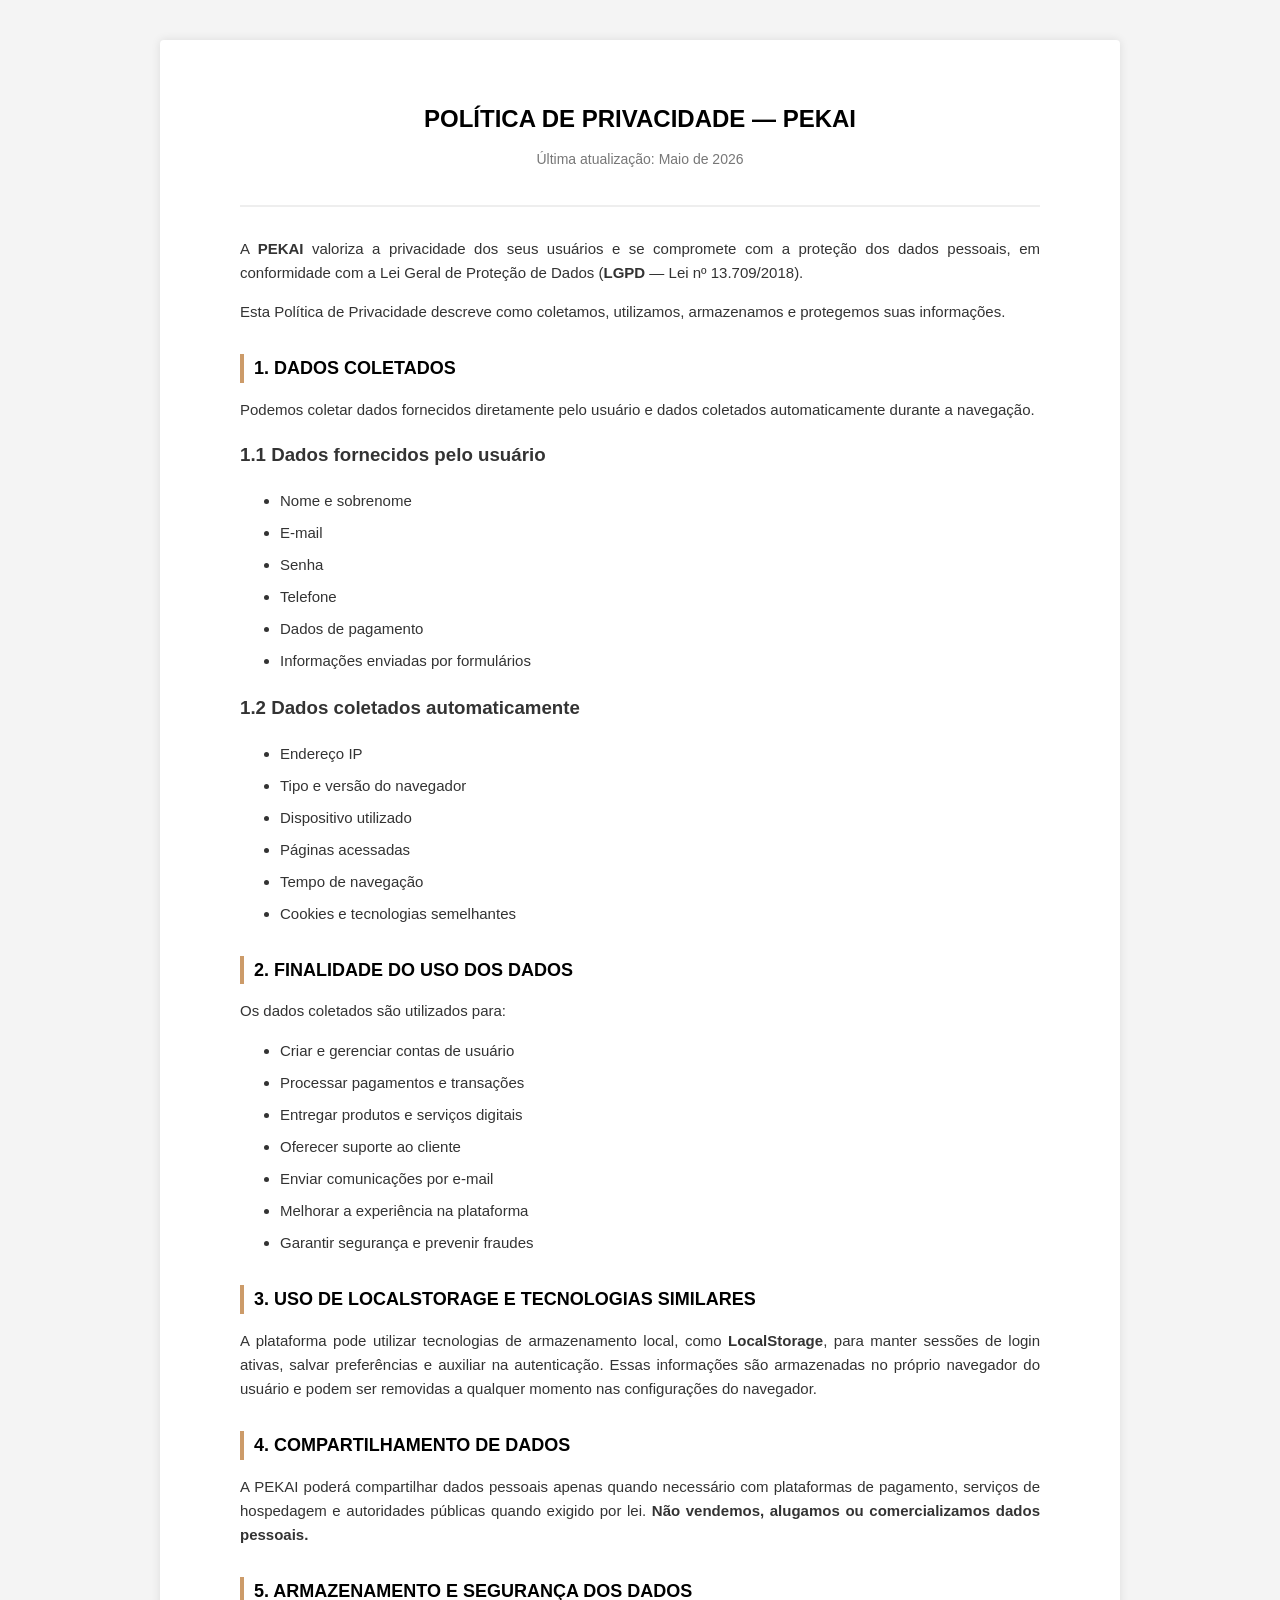
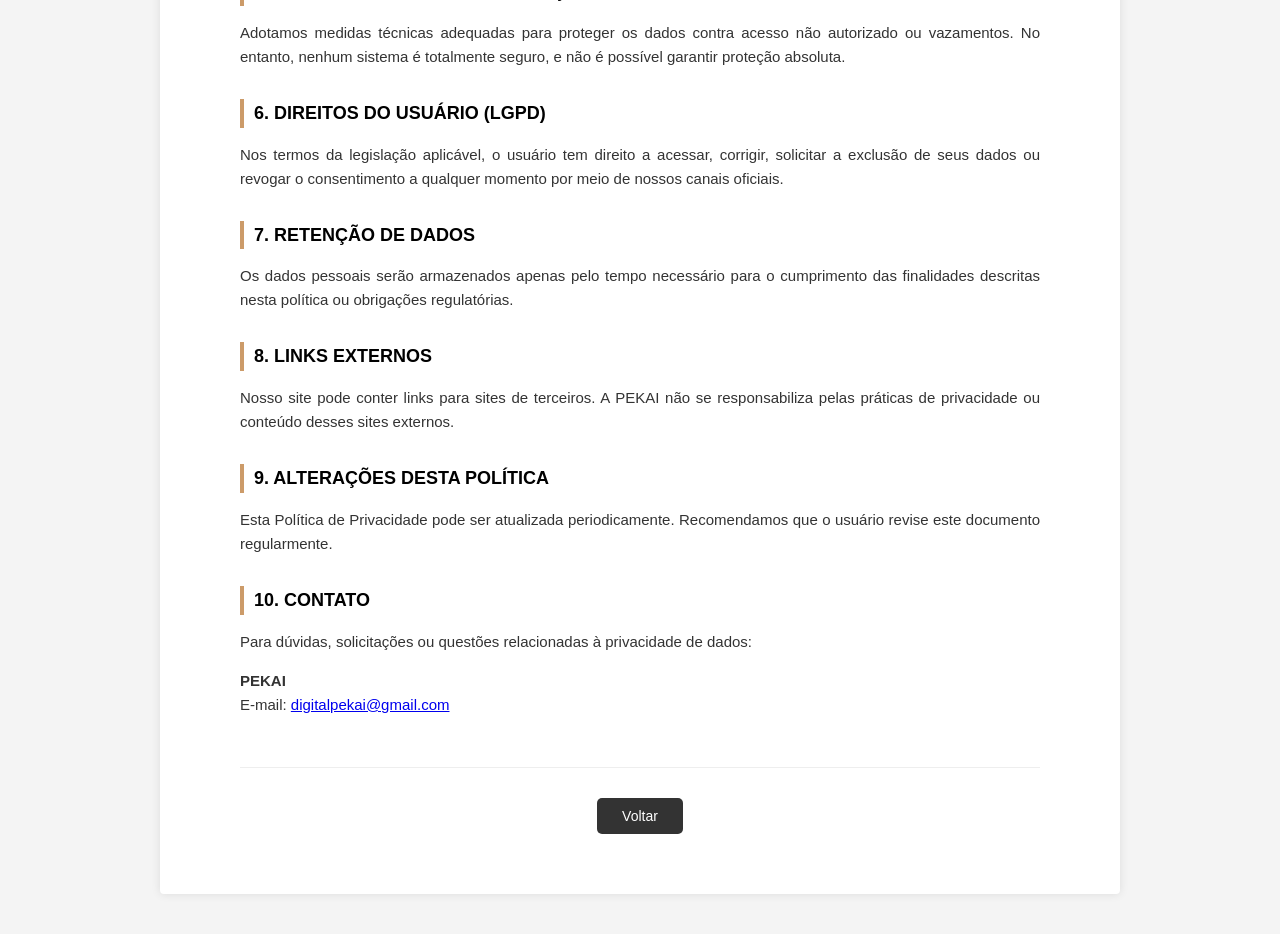
<file: politica.html>
<!DOCTYPE html>
<html lang="pt-br">
<head>
    <meta charset="UTF-8">
    <meta name="viewport" content="width=device-width, initial-scale=1.0">
    <title>Política de Privacidade — PEKAI</title>
    <link rel="stylesheet" href="styles/termos.css">
    <link rel="shortcut icon" href="images/favicon/pekaiicon.png" type="image/x-icon">
</head>
<body>

    <main class="document-container">
        <header class="doc-header">
            <h1>POLÍTICA DE PRIVACIDADE — PEKAI</h1>
            <p class="update-date">Última atualização: Maio de 2026</p>
        </header>

        <section class="doc-content">
            <p>A <strong>PEKAI</strong> valoriza a privacidade dos seus usuários e se compromete com a proteção dos dados pessoais, em conformidade com a Lei Geral de Proteção de Dados (<strong>LGPD</strong> — Lei nº 13.709/2018).</p>
            <p>Esta Política de Privacidade descreve como coletamos, utilizamos, armazenamos e protegemos suas informações.</p>

            <h2>1. DADOS COLETADOS</h2>
            <p>Podemos coletar dados fornecidos diretamente pelo usuário e dados coletados automaticamente durante a navegação.</p>
            
            <h3>1.1 Dados fornecidos pelo usuário</h3>
            <ul>
                <li>Nome e sobrenome</li>
                <li>E-mail</li>
                <li>Senha</li>
                <li>Telefone</li>
                <li>Dados de pagamento</li>
                <li>Informações enviadas por formulários</li>
            </ul>

            <h3>1.2 Dados coletados automaticamente</h3>
            <ul>
                <li>Endereço IP</li>
                <li>Tipo e versão do navegador</li>
                <li>Dispositivo utilizado</li>
                <li>Páginas acessadas</li>
                <li>Tempo de navegação</li>
                <li>Cookies e tecnologias semelhantes</li>
            </ul>

            <h2>2. FINALIDADE DO USO DOS DADOS</h2>
            <p>Os dados coletados são utilizados para:</p>
            <ul>
                <li>Criar e gerenciar contas de usuário</li>
                <li>Processar pagamentos e transações</li>
                <li>Entregar produtos e serviços digitais</li>
                <li>Oferecer suporte ao cliente</li>
                <li>Enviar comunicações por e-mail</li>
                <li>Melhorar a experiência na plataforma</li>
                <li>Garantir segurança e prevenir fraudes</li>
            </ul>

            <h2>3. USO DE LOCALSTORAGE E TECNOLOGIAS SIMILARES</h2>
            <p>A plataforma pode utilizar tecnologias de armazenamento local, como <strong>LocalStorage</strong>, para manter sessões de login ativas, salvar preferências e auxiliar na autenticação. Essas informações são armazenadas no próprio navegador do usuário e podem ser removidas a qualquer momento nas configurações do navegador.</p>

            <h2>4. COMPARTILHAMENTO DE DADOS</h2>
            <p>A PEKAI poderá compartilhar dados pessoais apenas quando necessário com plataformas de pagamento, serviços de hospedagem e autoridades públicas quando exigido por lei. <strong>Não vendemos, alugamos ou comercializamos dados pessoais.</strong></p>

            <h2>5. ARMAZENAMENTO E SEGURANÇA DOS DADOS</h2>
            <p>Adotamos medidas técnicas adequadas para proteger os dados contra acesso não autorizado ou vazamentos. No entanto, nenhum sistema é totalmente seguro, e não é possível garantir proteção absoluta.</p>

            <h2>6. DIREITOS DO USUÁRIO (LGPD)</h2>
            <p>Nos termos da legislação aplicável, o usuário tem direito a acessar, corrigir, solicitar a exclusão de seus dados ou revogar o consentimento a qualquer momento por meio de nossos canais oficiais.</p>

            <h2>7. RETENÇÃO DE DADOS</h2>
            <p>Os dados pessoais serão armazenados apenas pelo tempo necessário para o cumprimento das finalidades descritas nesta política ou obrigações regulatórias.</p>

            <h2>8. LINKS EXTERNOS</h2>
            <p>Nosso site pode conter links para sites de terceiros. A PEKAI não se responsabiliza pelas práticas de privacidade ou conteúdo desses sites externos.</p>

            <h2>9. ALTERAÇÕES DESTA POLÍTICA</h2>
            <p>Esta Política de Privacidade pode ser atualizada periodicamente. Recomendamos que o usuário revise este documento regularmente.</p>

            <h2>10. CONTATO</h2>
            <p>Para dúvidas, solicitações ou questões relacionadas à privacidade de dados:</p>
            <p><strong>PEKAI</strong><br>
            E-mail: <a href="mailto:digitalpekai@gmail.com">digitalpekai@gmail.com</a></p>
        </section>

        <footer class="doc-footer">
            <button onclick="window.location.href='index.html'" class="btn-voltar">Voltar</button>
        </footer>
    </main>

</body>
</html>
</file>
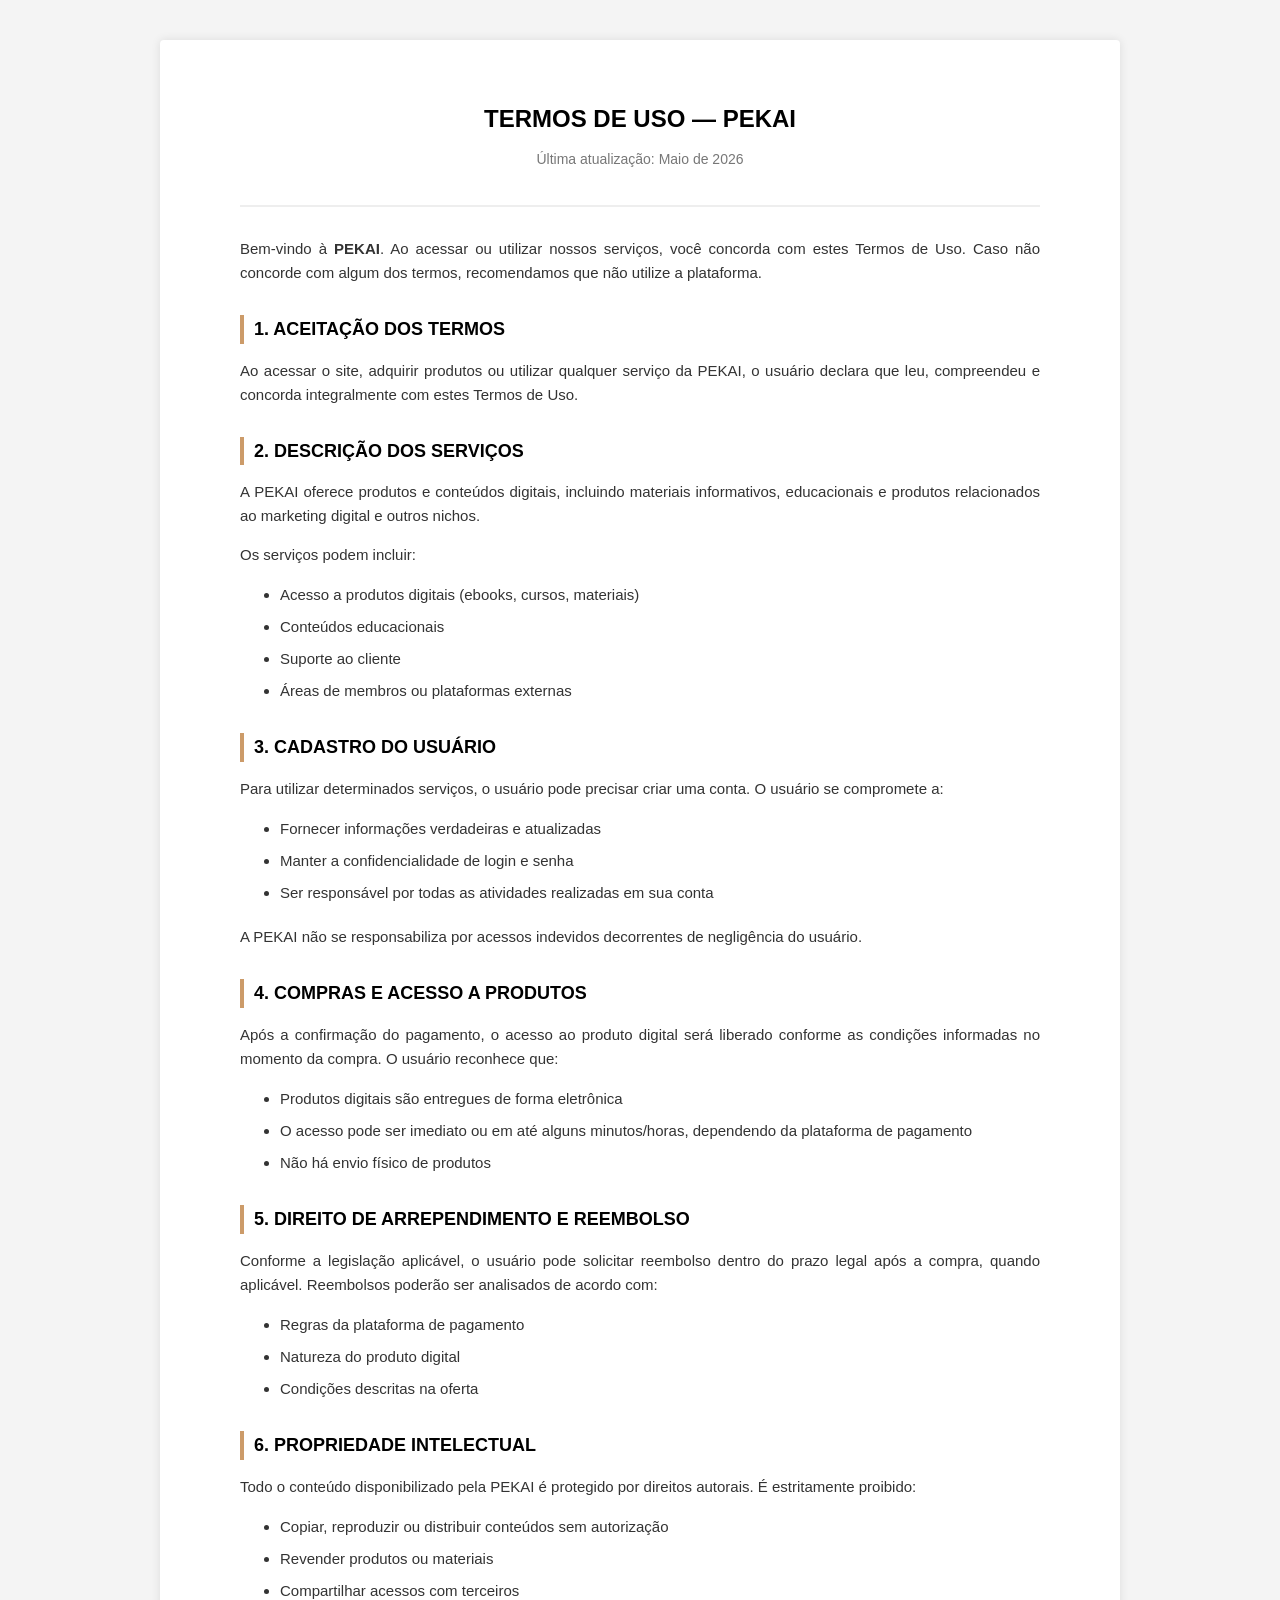
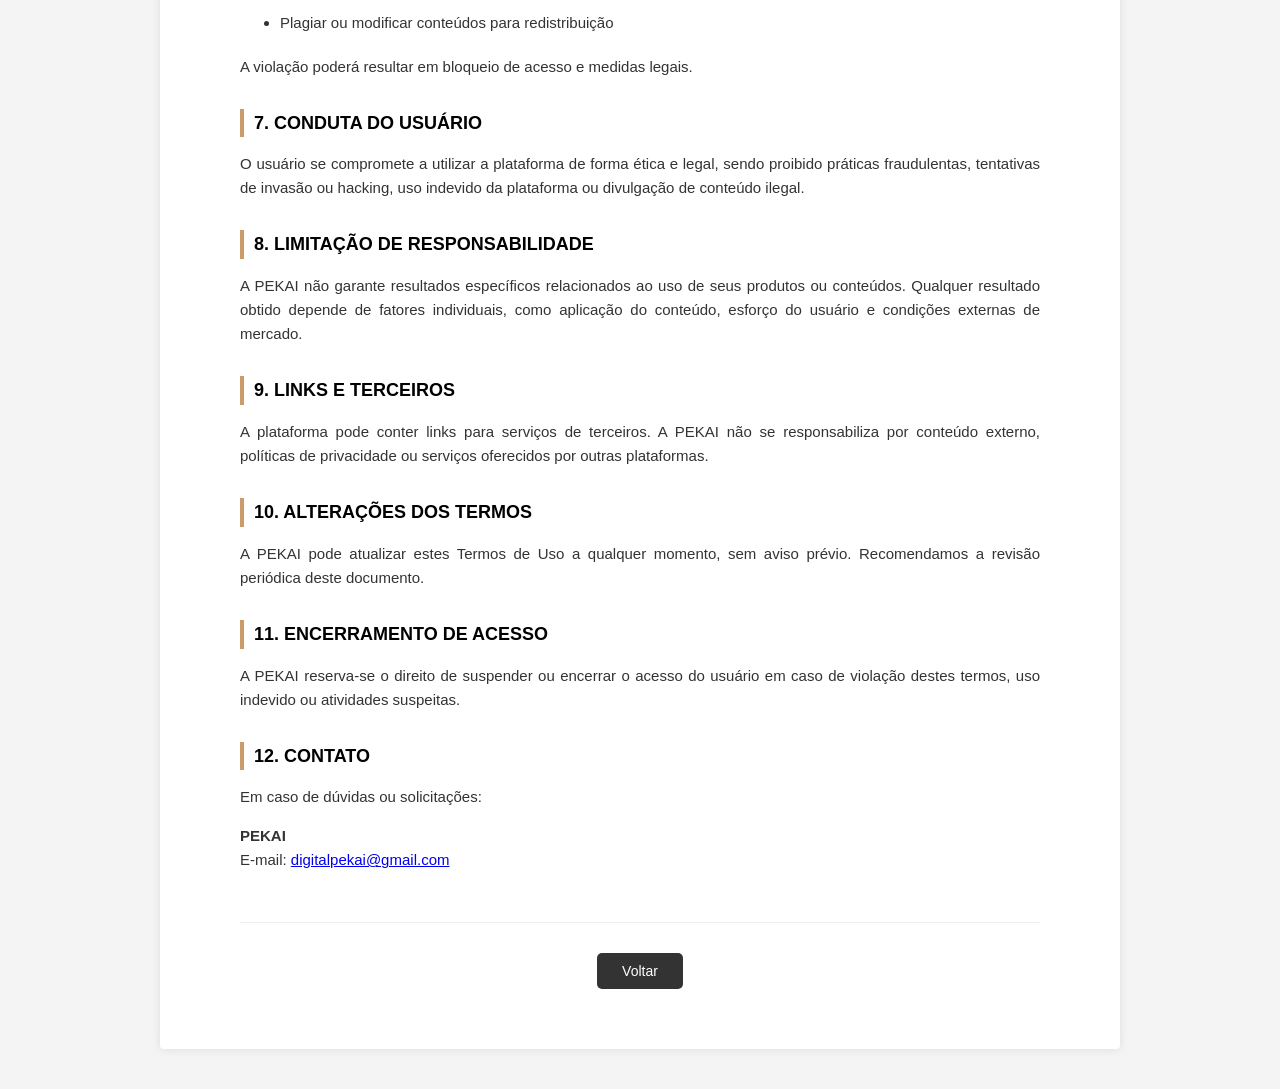
<file: termos.html>
<!DOCTYPE html>
<html lang="pt-br">
<head>
    <meta charset="UTF-8">
    <meta name="viewport" content="width=device-width, initial-scale=1.0">
    <title>Termos de Uso — PEKAI</title>
    <link rel="stylesheet" href="styles/termos.css">
    <link rel="shortcut icon" href="images/favicon/pekaiicon.png" type="image/x-icon">
</head>
<body>

    <main class="document-container">
        <header class="doc-header">
            <h1>TERMOS DE USO — PEKAI</h1>
            <p class="update-date">Última atualização: Maio de 2026</p>
        </header>

        <section class="doc-content">
            <p>Bem-vindo à <strong>PEKAI</strong>. Ao acessar ou utilizar nossos serviços, você concorda com estes Termos de Uso. Caso não concorde com algum dos termos, recomendamos que não utilize a plataforma.</p>

            <h2>1. ACEITAÇÃO DOS TERMOS</h2>
            <p>Ao acessar o site, adquirir produtos ou utilizar qualquer serviço da PEKAI, o usuário declara que leu, compreendeu e concorda integralmente com estes Termos de Uso.</p>

            <h2>2. DESCRIÇÃO DOS SERVIÇOS</h2>
            <p>A PEKAI oferece produtos e conteúdos digitais, incluindo materiais informativos, educacionais e produtos relacionados ao marketing digital e outros nichos.</p>
            <p>Os serviços podem incluir:</p>
            <ul>
                <li>Acesso a produtos digitais (ebooks, cursos, materiais)</li>
                <li>Conteúdos educacionais</li>
                <li>Suporte ao cliente</li>
                <li>Áreas de membros ou plataformas externas</li>
            </ul>

            <h2>3. CADASTRO DO USUÁRIO</h2>
            <p>Para utilizar determinados serviços, o usuário pode precisar criar uma conta. O usuário se compromete a:</p>
            <ul>
                <li>Fornecer informações verdadeiras e atualizadas</li>
                <li>Manter a confidencialidade de login e senha</li>
                <li>Ser responsável por todas as atividades realizadas em sua conta</li>
            </ul>
            <p>A PEKAI não se responsabiliza por acessos indevidos decorrentes de negligência do usuário.</p>

            <h2>4. COMPRAS E ACESSO A PRODUTOS</h2>
            <p>Após a confirmação do pagamento, o acesso ao produto digital será liberado conforme as condições informadas no momento da compra. O usuário reconhece que:</p>
            <ul>
                <li>Produtos digitais são entregues de forma eletrônica</li>
                <li>O acesso pode ser imediato ou em até alguns minutos/horas, dependendo da plataforma de pagamento</li>
                <li>Não há envio físico de produtos</li>
            </ul>

            <h2>5. DIREITO DE ARREPENDIMENTO E REEMBOLSO</h2>
            <p>Conforme a legislação aplicável, o usuário pode solicitar reembolso dentro do prazo legal após a compra, quando aplicável. Reembolsos poderão ser analisados de acordo com:</p>
            <ul>
                <li>Regras da plataforma de pagamento</li>
                <li>Natureza do produto digital</li>
                <li>Condições descritas na oferta</li>
            </ul>

            <h2>6. PROPRIEDADE INTELECTUAL</h2>
            <p>Todo o conteúdo disponibilizado pela PEKAI é protegido por direitos autorais. É estritamente proibido:</p>
            <ul>
                <li>Copiar, reproduzir ou distribuir conteúdos sem autorização</li>
                <li>Revender produtos ou materiais</li>
                <li>Compartilhar acessos com terceiros</li>
                <li>Plagiar ou modificar conteúdos para redistribuição</li>
            </ul>
            <p>A violação poderá resultar em bloqueio de acesso e medidas legais.</p>

            <h2>7. CONDUTA DO USUÁRIO</h2>
            <p>O usuário se compromete a utilizar a plataforma de forma ética e legal, sendo proibido práticas fraudulentas, tentativas de invasão ou hacking, uso indevido da plataforma ou divulgação de conteúdo ilegal.</p>

            <h2>8. LIMITAÇÃO DE RESPONSABILIDADE</h2>
            <p>A PEKAI não garante resultados específicos relacionados ao uso de seus produtos ou conteúdos. Qualquer resultado obtido depende de fatores individuais, como aplicação do conteúdo, esforço do usuário e condições externas de mercado.</p>

            <h2>9. LINKS E TERCEIROS</h2>
            <p>A plataforma pode conter links para serviços de terceiros. A PEKAI não se responsabiliza por conteúdo externo, políticas de privacidade ou serviços oferecidos por outras plataformas.</p>

            <h2>10. ALTERAÇÕES DOS TERMOS</h2>
            <p>A PEKAI pode atualizar estes Termos de Uso a qualquer momento, sem aviso prévio. Recomendamos a revisão periódica deste documento.</p>

            <h2>11. ENCERRAMENTO DE ACESSO</h2>
            <p>A PEKAI reserva-se o direito de suspender ou encerrar o acesso do usuário em caso de violação destes termos, uso indevido ou atividades suspeitas.</p>

            <h2>12. CONTATO</h2>
            <p>Em caso de dúvidas ou solicitações:</p>
            <p><strong>PEKAI</strong><br>
            E-mail: <a href="mailto:digitalpekai@gmail.com">digitalpekai@gmail.com</a></p>
        </section>

        <footer class="doc-footer">
            <button onclick="history.back()" class="btn-voltar">Voltar</button>
        </footer>
    </main>

</body>
</html>
</file>
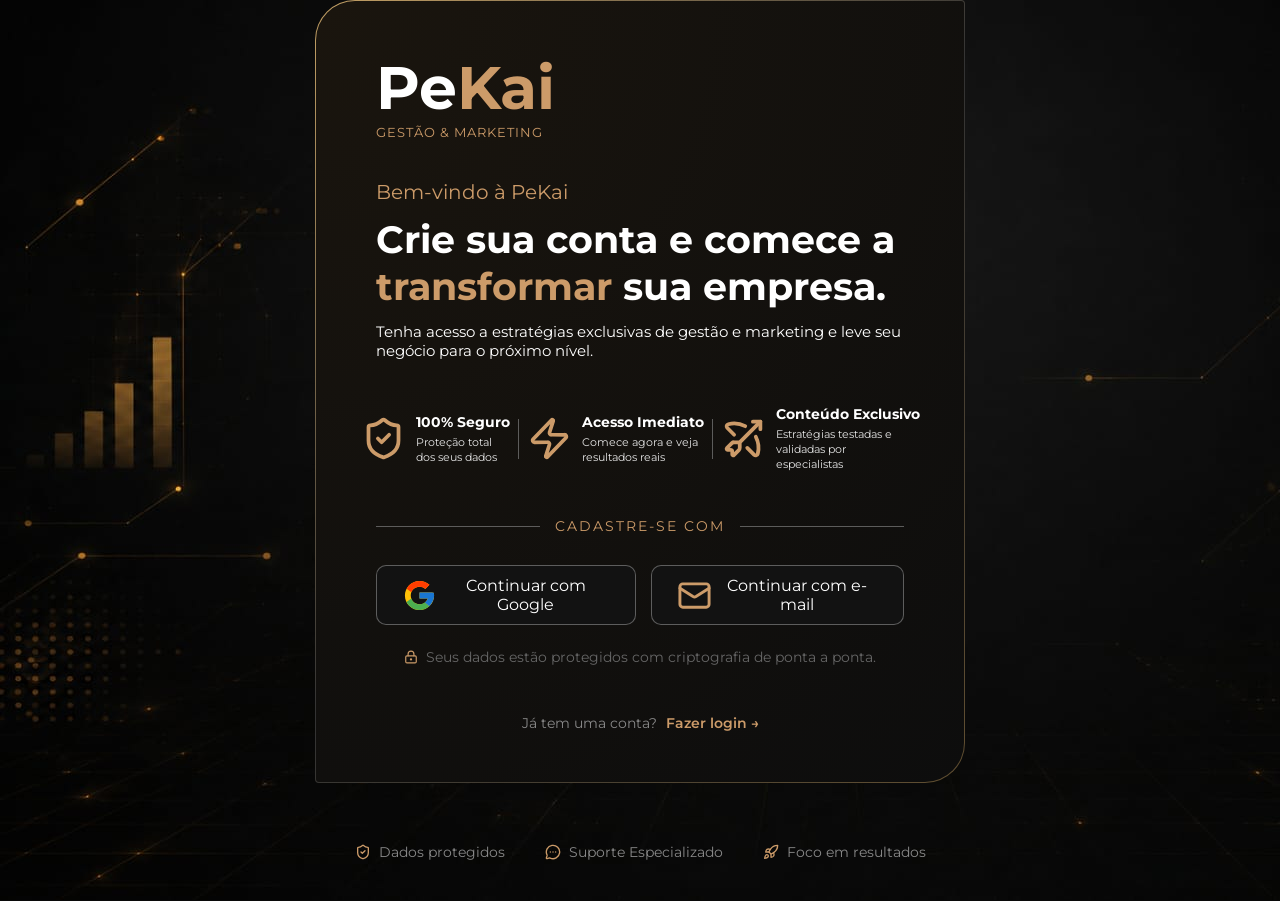
<file: vendas.html>
<!DOCTYPE html>
<html lang="pt-br">
<head>
    <meta charset="UTF-8">
    <meta name="viewport" content="width=device-width, initial-scale=1.0">
    <title>Pekai</title>
    <link rel="stylesheet" href="styles/vendas.css">
    <link rel="stylesheet" href="styles/media2.css">
    <link rel="stylesheet" href="fonts/fonts.css">

    <link rel="shortcut icon" href="images/favicon/pekaiicon.png" type="image/x-icon">
</head>

<body>
    <header class="vendas-header">
        <div class="container-sair" onclick="logout()" title="Sair">
            <svg xmlns="http://www.w3.org/2000/svg" width="22" height="22" viewBox="0 0 24 24" fill="none" stroke="currentColor" stroke-width="2.5" stroke-linecap="round" stroke-linejoin="round">
                <path d="m15 18-6-6 6-6"/>
            </svg>
        </div>

        <div class="header-badge">
            <div class="badge-icon">
                <svg xmlns="http://www.w3.org/2000/svg" width="24" height="24" viewBox="0 0 24 24" fill="none" stroke="currentColor" stroke-width="2" stroke-linecap="round" stroke-linejoin="round">
                    <path d="M4 19.5v-15A2.5 2.5 0 0 1 6.5 2H20v20H6.5a2.5 2.5 0 0 1-2.5-2.5Z"/>
                    <path d="M8 7h8"/><path d="M8 11h8"/><path d="M8 15h5"/>
                </svg>
            </div>
            <p>Conteúdo prático. Estratégias reais. Resultados consistentes.<br>
               <span class="gold-letter">Material desenvolvido por especialistas em gestão e marketing.</span>
            </p>
        </div>
    </header>

    <section class="pricing-container">
    <div class="pricing-header">
        <span class="up-title">ADQUIRA AGORA</span>
        <h2 class="title-pricing">E LEVE SUA GESTÃO <br> AO <span class="gold-letter">PRÓXIMO NÍVEL.</span></h2>
        <p class="subtitle-pricing">Tenha acesso imediato a conteúdos estratégicos de gestão e marketing para tomar decisões melhores e gerar <span class="gold-letter">resultados reais</span> no seu negócio.</p>
    </div>

    <div class="cards-wrapper">

        <div class="price-card highlight-card">
            <div class="card-icon eng-icon-box">
                <svg xmlns="http://www.w3.org/2000/svg" width="40" height="40" viewBox="0 0 24 24" fill="none" stroke="currentColor" stroke-width="2" stroke-linecap="round" stroke-linejoin="round" class="lucide lucide-book-text"><path d="M4 19.5v-15A2.5 2.5 0 0 1 6.5 2H20v20H6.5a2.5 2.5 0 0 1-2.5-2.5Z"/><path d="M8 7h8"/><path d="M8 11h8"/><path d="M8 15h5"/></svg>
            </div>
            <h3 class="plan-name">ENGENHARIA DA CONVERSÃO</h3>
            <p class="plan-format gold-letter">E-Book em PDF</p>
            
            <div class="plan-price">
                <span class="old-price">R$ 59,90</span> 
    
                <div class="main-price-wrapper">
                    <div class="price-row-top">
                    <span class="currency">R$</span>
                    <span class="value-reais">39,</span>
                </div>
                    <span class="value-centavos">90</span>
                </div>
            </div>

            <button class="btn-principal btn-plan" onclick="redirecionarCompra('produto2')">
                <svg xmlns="http://www.w3.org/2000/svg" width="20" height="20" viewBox="0 0 24 24" fill="none" stroke="currentColor" stroke-width="2" stroke-linecap="round" stroke-linejoin="round"><circle cx="8" cy="21" r="1"/><circle cx="19" cy="21" r="1"/><path d="M2.05 2.05h2l2.66 12.42a2 2 0 0 0 2 1.58h9.78a2 2 0 0 0 1.95-1.57l1.65-7.43H5.12"/></svg>
                ACESSE
            </button>
        </div>
    </div>
</section>

<section class="final-cta">
    <div class="benefits-glass-box">
        <div class="benefit-column">
            <div class="benefit-icon">
                <svg xmlns="http://www.w3.org/2000/svg" width="32" height="32" viewBox="0 0 24 24" fill="none" stroke="currentColor" stroke-width="1.5" stroke-linecap="round" stroke-linejoin="round"><circle cx="12" cy="12" r="10"/><circle cx="12" cy="12" r="6"/><circle cx="12" cy="12" r="2"/></svg>
            </div>
            <div class="benefit-info">
                <h4>INVESTIMENTO QUE SE PAGA</h4>
                <p>Pouco investimento hoje, grandes resultados amanhã. Conteúdos que geram economia de tempo, mais vendas e decisões mais estratégicas.</p>
            </div>
        </div>

        <div class="vertical-line"></div>

        <div class="benefit-column">
            <div class="benefit-icon">
                <svg xmlns="http://www.w3.org/2000/svg" width="32" height="32" viewBox="0 0 24 24" fill="none" stroke="currentColor" stroke-width="1.5" stroke-linecap="round" stroke-linejoin="round"><path d="m3 3 7.39 12.98a1 1 0 0 0 1.58.11l3.34-3.21a1 1 0 0 1 1.41.02L21 17"/><path d="M16 7h5v5"/><path d="M21 7l-5 5"/></svg>
            </div>
            <div class="benefit-info">
                <h4>APLIQUE. MEÇA. EVOLUA.</h4>
                <p>Tudo que você aprende aqui pode ser aplicado imediatamente para melhorar seus processos, vendas e gestão.</p>
            </div>
        </div>
    </div>
</section>

<section class="extra-info">
    <h2 class="section-title">O QUE VOCÊ VAI <span class="gold-letter">CONQUISTAR</span></h2>
    
    <div class="conquistar-grid">
        <div class="conquista-card">
            <div class="icon-box"><svg xmlns="http://www.w3.org/2000/svg" width="24" height="24" viewBox="0 0 24 24" fill="none" stroke="currentColor" stroke-width="2" stroke-linecap="round" stroke-linejoin="round"><path d="M3 3v18h18"/><path d="m19 9-5 5-4-4-3 3"/></svg></div>
            <h3>MAIS LUCRO</h3>
            <p>Estratégias testadas para aumentar seu faturamento e sua margem de lucro.</p>
            <div class="card-line"></div>
        </div>
        <div class="conquista-card">
            <div class="icon-box"><svg xmlns="http://www.w3.org/2000/svg" width="24" height="24" viewBox="0 0 24 24" fill="none" stroke="currentColor" stroke-width="2" stroke-linecap="round" stroke-linejoin="round"><circle cx="12" cy="12" r="10"/><circle cx="12" cy="12" r="6"/><circle cx="12" cy="12" r="2"/></svg></div>
            <h3>MAIS CLIENTES</h3>
            <p>Atraia os clientes certos com marketing que posiciona e gera desejo de compra.</p>
            <div class="card-line"></div>
        </div>
        <div class="conquista-card">
            <div class="icon-box"><svg xmlns="http://www.w3.org/2000/svg" width="24" height="24" viewBox="0 0 24 24" fill="none" stroke="currentColor" stroke-width="2" stroke-linecap="round" stroke-linejoin="round"><path d="M16 21v-2a4 4 0 0 0-4-4H6a4 4 0 0 0-4 4v2"/><circle cx="9" cy="7" r="4"/><path d="M22 21v-2a4 4 0 0 0-3-3.87"/><path d="M16 3.13a4 4 0 0 1 0 7.75"/></svg></div>
            <h3>PROCESSOS EFICIENTES</h3>
            <p>Tenha uma gestão organizada que elimina desperdícios e escala seus resultados.</p>
            <div class="card-line"></div>
        </div>
    </div>

    <div class="metrics-bar">
        <div class="metric-item">
            <svg xmlns="http://www.w3.org/2000/svg" width="20" height="20" viewBox="0 0 24 24" fill="none" stroke="currentColor" stroke-width="2" stroke-linecap="round" stroke-linejoin="round"><path d="M3 3v18h18"/><path d="m19 9-5 5-4-4-3 3"/></svg>
            <span><strong>MÉTODOS COMPROVADOS</strong> Baseados em dados e resultados reais</span>
        </div>
        <div class="metric-item">
            <svg xmlns="http://www.w3.org/2000/svg" width="20" height="20" viewBox="0 0 24 24" fill="none" stroke="currentColor" stroke-width="2" stroke-linecap="round" stroke-linejoin="round"><path d="M6 9H4.5a2.5 2.5 0 0 1 0-5H6"/><path d="M18 9h1.5a2.5 2.5 0 0 0 0-5H18"/><path d="M4 22h16"/><path d="M10 14.66V17c0 .55-.47.98-.97 1.21C7.85 18.75 7 20.24 7 22"/><path d="M14 14.66V17c0 .55.47.98.97 1.21C16.15 18.75 17 20.24 17 22"/><path d="M18 2H6v7a6 6 0 0 0 12 0V2Z"/></svg>
            <span><strong>EMPRESAS TRANSFORMADAS</strong> Negócios que cresceram com a gente</span>
        </div>
    </div>

    <h2 class="section-title mid-title">POR QUE ESCOLHER A <span class="gold-letter">PEKAI?</span></h2>

    <div class="features-grid">
        <div class="feature-item">
            <div class="feat-icon"><svg xmlns="http://www.w3.org/2000/svg" width="30" height="30" viewBox="0 0 24 24" fill="none" stroke="#CC9B69" stroke-width="1.5"><path d="m3 21 1.9-5.7a8.5 8.5 0 1 1 3.8 3.8z"/></svg></div>
            <h4>FOCO EM RESULTADOS</h4>
            <p>Aqui o objetivo é claro: fazer sua empresa crescer de forma consistente.</p>
        </div>
        <div class="feature-item">
            <div class="feat-icon"><svg xmlns="http://www.w3.org/2000/svg" width="30" height="30" viewBox="0 0 24 24" fill="none" stroke="#CC9B69" stroke-width="1.5"><path d="M12 22s8-4 8-10V5l-8-3-8 3v7c0 6 8 10 8 10"/></svg></div>
            <h4>ESTRATÉGIAS PERSONALIZADAS</h4>
            <p>Nada de fórmulas prontas. Criamos planos sob medida para o seu negócio.</p>
        </div>
        <div class="feature-item">
            <div class="feat-icon"><svg xmlns="http://www.w3.org/2000/svg" width="30" height="30" viewBox="0 0 24 24" fill="none" stroke="#CC9B69" stroke-width="1.5"><circle cx="12" cy="12" r="10"/><polyline points="12 6 12 12 16 14"/></svg></div>
            <h4>ECONOMIA DE TEMPO</h4>
            <p>Deixe a gestão e o marketing com quem entende e foque no que realmente importa.</p>
        </div>
        <div class="feature-item">
            <div class="feat-icon">
                <svg xmlns="http://www.w3.org/2000/svg" width="30" height="30" viewBox="0 0 24 24" fill="none" stroke="#CC9B69" stroke-width="1.5"><polygon points="12 2 15.09 8.26 22 9.27 17 14.14 18.18 21.02 12 17.77 5.82 21.02 7 14.14 2 9.27 8.91 8.26 12 2"/></svg>
            </div>
            <h4>INVESTIMENTO QUE RETORNA</h4>
            <p>Cada ação é pensada para gerar retorno real e sustentável para sua empresa.</p>
        </div>
    </div>

    <div class="security-footer">
        <svg xmlns="http://www.w3.org/2000/svg" width="14" height="14" viewBox="0 0 24 24" fill="none" stroke="currentColor" stroke-width="2" stroke-linecap="round" stroke-linejoin="round"><rect width="18" height="11" x="3" y="11" rx="2" ry="2"/><path d="M7 11V7a5 5 0 0 1 10 0v4"/></svg>
        Pagamento 100% seguro | Acesso vitalício ao conteúdo adquirido
    </div>
</section>

    <script src="js/vendas.js"></script>
</body>
</html>
</file>
<file: styles/style.css>
@charset "UTF-8";

* {
    margin: 0;
    padding: 0;
    box-sizing: border-box;
    font-family: 'Montserrat';
}

body {
    background-color: #090909;
    color: white;
    background-image: url(../images/background/background.jpeg);
    background-size: cover;
    background-repeat: no-repeat;
    background-attachment: fixed;
}

header {
    text-align: left;
    margin-bottom: 40px;
}

.logo-text{
    font-size: 60px;
}

.logo-subtitle{
    font-size: 13px;
    color: #CC9B69;
    letter-spacing: 1px;
}

.gold-letter{
    color: #CC9B69;
}

.welcome{
    display: block;
    margin-bottom: 12px;
    font-size: 20px;
}

.title-2{
    font-size: 38px;
    margin-bottom: 12px;
}

.mini-p{
    font-size: 15px;
}

main {
    width: 100%;
    max-width: 650px;
    background: 
        radial-gradient(circle at top left, #1a150e, #0d0d0d) padding-box, 
        linear-gradient(135deg, #C5A165, #333, #614f31) border-box;
    position: relative;
    border: 1px solid transparent;
    border-radius: 40px 4px 40px 4px;
    margin: auto;
    padding: 50px 60px;
    /*#C5A165, #333, #614f31*/
}

section {
    display: flex;
    flex-direction: row;
    justify-content: center;
    align-items: center;
    margin: 35px 0;
    padding: 10px 0;
    width: 100%;
}

.benefict-column {
    display: flex;
    flex-direction: column;
}

.benefict-h3 {
    font-size: 14px;
    white-space: nowrap;
    margin-bottom: 4px;
}

.benefict-p {
    font-size: 11px;
    line-height: 15px;
    max-width: 120px;
    color: #e5e5e5;
}

.benefict-item {
    display: flex;
    align-items: center;
    padding: 0 5px;
    gap: 10px;
}

.benefict-gold svg {
    width: 45px;
    height: 45px;
    display: block;
    color: #CC9B69;
    flex-shrink: 0;
}

.divisor-vertical {
    width: 1px;
    height: 40px;
    background-color: #7e7e7eb0;
    margin: 0px 3px;
    flex-shrink: 0; /* Garante que a linha não suma */
}

.divisor-container {
    display: flex;
    align-items: center;
    justify-content: center;
    gap: 15px;
    margin: 30px 0px;
}

.linha-horizontal {
    flex: 1;
    height: 0.5px;
    background-color: #7e7e7eb0;
}

.texto-divisor {
    font-size: 14px;
    letter-spacing: 2px;
}

.botoes-sociais {
    display: flex;
    align-items: center;
    justify-content: center;
    gap: 15px;
    margin-bottom: 25px;
}

.btn-social {
    display: flex;
    align-items: center;
    justify-content: center;
    background-color: #121212;
    color: white;
    padding: 10px 25px;
    border: 1px solid #7e7e7eb0;
    border-radius: 10px;
    cursor: pointer;
    gap: 5px;
}

.btn-social img, .btn-social svg {
    width: 35px;
    height: 35px;
    display: block;
    flex-shrink: 0;
}

.btn-social span {
    font-size: 16px;
}

.icon-gold {
    color: #CC9B69;
}

.input-group {
    position: relative;
    display: flex;
    align-items: center;
}

.input-group input {
    width: 100%;
    padding: 20px 15px 20px 45px;
    background-color: #121212;
    border: 1px solid #7e7e7eb0;
    border-radius: 10px;
    border-radius: 12px;
    color: white;
    font-size: 14px;
    outline: none;
    transition: 0.3s;
}

.input-icon {
    position: absolute;
    left: 15px;
    color: #CC9B69;
    display: flex;
    align-items: center;
    pointer-events: none;
}

.input-icon svg {
    width: 25px;
    height: 25px;
}

.password-toggle {
    position: absolute;
    right: 15px; /* Fixa na direita */
    color: #666; /* Cor mais discreta, ou use #CC9B69 se quiser dourado */
    display: flex;
    align-items: center;
    cursor: pointer; /* Já deixa o gatilho pro clique futuro */
}

.password-toggle svg {
    width: 20px;
    height: 20px;
    transition: 0.3s;
}

.terms-group {
    display: flex;
    align-items: flex-start;
}

.terms-group input[type="checkbox"] {
    transform: scale(1.8);
    margin-top: 8px;
    margin-right: 13px;
    accent-color: #121212;
    appearance: none;
    width: 13px;
    height: 13px;
    background-color: #121212;
    border: 1px solid #7e7e7eb0;
    border-radius: 3px;

    display: inline-block;
    position: relative;
    cursor: pointer;
    flex-shrink: 0;
    transition: 0.2s;
}

.terms-group input[type="checkbox"]:checked {
    background-color: #333; /* Fundo muda levemente ao marcar */
    border-color: #888;
}

.terms-group input[type="checkbox"]:checked::after {
    content: '✔';
    position: absolute;
    top: 50%;
    left: 50%;
    transform: translate(-50%, -50%);
    color: #fff;
    font-size: 11px;
}

.terms-group label {
    display: block;
    max-width: 330px;
    font-size: 13px;
    line-height: 1.8;
    color: #e5e5e5;
}

.terms-group a {
    color: lightblue;
    letter-spacing: 1px;
}

.btn-principal {
    width: 100%;
    padding: 22px 16px;
    background-color: #CC9B69;
    color: #090909;
    border: none;
    border-radius: 12px;
    font-size: 16px;
    font-weight: 700;
    cursor: pointer;
    
    display: flex;
    align-items: center;
    justify-content: center;
    gap: 15px;                 
    
    margin-top: 10px;
    transition: all 0.3s ease;
}

.btn-principal:hover {
    background-color: #b38a5a; 
    transform: translateY(-2px);
    box-shadow: 0 5px 15px rgba(204, 155, 105, 0.2);
}

.btn-principal .seta svg {
    width: 20px;
    height: 20px;
    stroke-width: 2.5px; 
}

.seguranca-info {
    display: flex;
    align-items: center;
    justify-content: center;
    gap: 8px;
    margin: 20px 0;
    margin-bottom: 50px;
    color: #666;
    font-size: 12px;
}

.seguranca-info p {
    font-size: 14px;
    margin: 0;
    line-height: 14px; 
}

.seguranca-info svg {
    width: 14px;
    height: 14px;
    color: #CC9B69;
    display: block;
}

.fazer-login {
    text-align: center;
    margin: 10px 0 0px 0;
    font-size: 14px;
    color: #888;
}

.fazer-login a {
    color: #CC9B69;
    text-decoration: none;
    font-weight: 600;
    margin-left: 5px;
}

.fazer-login a:hover {
    text-decoration: underline;
}

.footer-beneficts {
    display: flex;
    justify-content: center;
    align-items: center;
    gap: 40px;
    width: 100%;
    max-width: 650px;
    margin: 40px auto 20px auto;
    padding: 20px;
}

.footer-beneficts div {
    display: flex;
    align-items: center;
    gap: 8px;
}

.footer-gold {
    display: flex;
    align-items: center;
    color: #CC9B69;
    flex-shrink: 0;
}

.footer-gold svg {
    width: 16px;
    height: 16px;
}

.footer-beneficts p {
    font-size: 14px;
    color: #888;
    margin: 0;
    white-space: nowrap;
}

/*animações*/

/* --- ANIMAÇÕES BASE DE TRANSIÇÃO --- */
.btn-social, 
.terms-group input[type="checkbox"], 
.terms-group a, 
.fazer-login a {
    transition: all 0.25s cubic-bezier(0.4, 0, 0.2, 1);
}

/* --- HOVER: BOTÕES SOCIAIS (Google e E-mail) --- */
.btn-social:hover {
    background-color: #1a1a1a; /* Clarea levemente o fundo */
    border-color: #CC9B69; /* A borda assume o tom dourado */
    transform: translateY(-2px); /* Pequeno salto para cima */
    box-shadow: 0 4px 12px rgba(204, 155, 105, 0.1); /* Brilho dourado sutil no fundo */
}

.btn-social:active {
    transform: translateY(0); /* Efeito de clique físico ao pressionar */
}

/* --- HOVER: CAIXA DE MARCAR (Checkbox dos Termos) --- */
.terms-group input[type="checkbox"]:hover {
    border-color: #CC9B69; /* Borda fica dourada ao passar o mouse */
    box-shadow: 0 0 8px rgba(204, 155, 105, 0.2); /* Brilho dourado em volta */
}

/* --- HOVER: LINKS DOS TERMOS --- */
.terms-group a:hover {
    color: #57b3ff; /* Transiciona do lightblue original para um azul mais vivo */
    text-decoration: underline;
    text-shadow: 0 0 5px rgba(87, 179, 255, 0.3); /* Efeito de leve brilho neon */
}

.fazer-login a:hover {
    color: #e5b88a; 
    letter-spacing: 0.5px; 
    text-decoration: none;
}

/* Unificando tudo em um seletor forte */
#form-cadastro.cadastro-form {
    display: none; /* O JS vai trocar para 'flex' */
    flex-direction: column;
    
    /* Espaço em relação ao que está fora */
    margin-top: 40px !important;
    margin-bottom: 30px;
    
    /* Espaço ENTRE os inputs (o que estava falhando) */
    gap: 25px !important; 
}

/* Se o gap ainda falhar por culpa do navegador, isso aqui é o plano B infalível: */
#form-cadastro.cadastro-form .input-group {
    margin-bottom: 5px; /* Um reforço caso o gap seja ignorado */
}

@keyframes fadeIn {
    from { 
        opacity: 0; 
        transform: translateY(-10px); 
    }
    to { 
        opacity: 1; 
        transform: translateY(0); 
    }
}

@keyframes fadeIn {
    from { 
        opacity: 0; 
        transform: translateY(-10px); 
    }
    to { 
        opacity: 1; 
        transform: translateY(0); 
    }
}

/* Classe que o JS vai adicionar para disparar a animação */
.form-animado {
    display: flex !important;
    animation: entradaSuave 0.8s cubic-bezier(0.16, 1, 0.3, 1) forwards;
}

@keyframes entradaSuave {
    from {
        opacity: 0;
        transform: translateY(30px) scale(0.95); /* Vem de baixo e um pouco menor */
        filter: blur(10px); /* Começa desfocado */
    }
    to {
        opacity: 1;
        transform: translateY(0) scale(1);
        filter: blur(0); /* Fica nítido */
    }
}
</file>
<file: fonts/fonts.css>
@import url('https://fonts.googleapis.com/css2?family=Inter:ital,opsz,wght@0,14..32,100..900;1,14..32,100..900&display=swap');

@import url('https://fonts.googleapis.com/css2?family=Barlow+Condensed:ital,wght@0,100;0,200;0,300;0,400;0,500;0,600;0,700;0,800;0,900;1,100;1,200;1,300;1,400;1,500;1,600;1,700;1,800;1,900&display=swap');

@import url('https://fonts.googleapis.com/css2?family=Barlow+Condensed&family=Montserrat:ital,wght@0,100..900;1,100..900&display=swap');

@import url('https://fonts.googleapis.com/css2?family=Montserrat:ital,wght@0,100..900;1,100..900&family=Poppins:ital,wght@0,100;0,200;0,300;0,400;0,500;0,600;0,700;0,800;0,900;1,100;1,200;1,300;1,400;1,500;1,600;1,700;1,800;1,900&display=swap');
</file>
<file: styles/media.css>
@media (max-width: 600px) {
    .footer-beneficts {
        flex-direction: column;
        gap: 15px;
        text-align: center;
    }
}

@media (max-width: 620px) {
    main {
        border: none;
        border-radius: 0;
        padding: 40px 20px; 
    }
}

@media (max-width: 600px) {

    .logo-text, .logo-subtitle {
        text-align: center;
    }

    .welcome {
        display: none;
    }

    .footer-beneficts {
        flex-direction: column;
        gap: 15px;
        text-align: center;
    }
    .footer-beneficts p {
        white-space: normal; 
    }
}

@media (max-width: 522px) {

    .title-2 {
        margin: 30px 0px 15px 0px;
    }
    section {
        flex-direction: column; 
        align-items: flex-start; 
        gap: 20px;
        margin: 50px 0;
        padding: 0 10px;
    }

    .benefict-item {
        width: 100%;
        padding: 0;
    }

    .benefict-p {
        max-width: 100%; 
    }

    .divisor-vertical {
        display: none; 
    }
}
</file>
<file: styles/landing.css>
/* ── VARIÁVEIS ───────────────────────────────────── */

:root {
  --black:      #000000;
  --black-soft: #141414;
  --red:        #c8102e;
  --red-deep:   #8c0c20;
  --very-red-deep: #4d0711;
  --white:      #ffffff;
  --softwhite: #a9a9a9;
  --grey:       #8a8a8a;
  --grey-line:  #262626;
  --gold: rgb(180, 158, 31);
}

/* ── RESET ───────────────────────────────────────── */

* {
  margin: 0;
  padding: 0;
  box-sizing: border-box;
  font-family: 'Poppins';
}

/* ── BASE ────────────────────────────────────────── */

body {
  background: var(--black);
  color: var(--white);
  font-family: 'Poppins', sans-serif;
  line-height: 1.6;
  overflow-x: hidden;
}

.title {
  width: 60px;
}

.wrap {
  max-width: 1110px;
  margin: 0 auto;
  padding: 0 24px;
}



/* ── NAV ─────────────────────────────────────────── */

nav {
  position: relative;
  background: transparent;
  z-index: 100;
  margin-bottom: 40px;
}

nav .wrap {
  display: flex;
  justify-content: space-between;
  align-items: center;
  height: 64px;
}

.logo {
  font-size: 16px;
  letter-spacing: 0.02em;
  white-space: nowrap;
}

.logo span {
  color: var(--red);
}

.logo small {
  display: block;
  font-family: 'Inter';
  font-weight: 600;
  font-size: 9px;
  letter-spacing: 0.12em;
  color: var(--grey);
  margin-top: 2px;
}

.nav-links {
  display: flex;
  gap: 40px;
  align-items: center;
}

.nav-links a {
  position: relative;
  display: inline-flex;
  align-items: center;
  color: var(--softwhite);
  text-decoration: none;
  font-size: 15px;
  font-weight: normal;
  letter-spacing: 0.4px;
  transition: color 0.3s;
  padding-bottom: 6px;
}

.nav-links a::after {
  content: "";
  position: absolute;
  bottom: 0;
  left: 0;
  width: 100%;
  height: 1px;
  background-color: var(--white);
  transform: scaleX(0);
  transition: transform 0.2s ease;
}

.nav-links a:hover {
  color: var(--white);
}

.nav-links a:hover::after {
  transform: scaleX(1);
}

@media (max-width: 720px) {
  .nav-links a:not(.nav-cta) {
    display: none;
  }
}

/* ── HERO ────────────────────────────────────────── */

.hero {
  position: relative;
  padding: 0 0 90px; /* tira o padding-top, o nav já dá o espaço */
  background:
    radial-gradient(ellipse 70% 50% at 50% 0%, rgba(200, 16, 46, 0.18), transparent 60%),
    var(--black);
  border-bottom: 1px solid var(--grey-line);
  overflow: hidden;
}

.hero::before {
  content: "";
  position: absolute;
  inset: 0;
  background-image:
    linear-gradient(var(--grey-line) 1px, transparent 1px),
    linear-gradient(90deg, var(--grey-line) 1px, transparent 1px);
  background-size: 64px 64px;
  opacity: 0.25;
  mask-image: radial-gradient(ellipse 60% 50% at 50% 20%, black 0%, transparent 70%);
}

.hero-grid {
  position: relative;
  z-index: 1;
  display: grid;
  grid-template-columns: 1.1fr 0.9fr;
  gap: 48px;
  align-items: center;
}

.eyebrow {
  display: inline-flex;
  align-items: center;
  gap: 8px;
  color: var(--red);
  font-size: 17px;
  font-weight: normal;
  letter-spacing: 0.14em;
  margin-bottom: 24px;
}

.eyebrow::before {
  opacity: 0.6;
  font-size: 14px;
}

.hero h1 {
  font-size: clamp(34px, 5.4vw, 58px);
  font-weight: bold;
  font-family: 'Montserrat';
  line-height: 1.02;
  margin-bottom: 22px;
}

.hero h1 .accent {
  color: var(--red);
}

.hero p.lead {
  max-width: 480px;
  margin-bottom: 32px;
  color: #c9c9c9;
  font-size: 20px;
}

.hero-badges {
  display: flex;
  gap: 20px;
  flex-wrap: wrap;
  margin-bottom: 36px;
}

.hero-badge {
  font-size: 17px;
  color: #d8d8d8;
  display: flex;
  align-items: center;
  gap: 7px;
}

.hero-badge::before {
  content: "·";
  color: var(--white);
  font-weight: 800;
}

.hero-ctas {
  display: flex;
  gap: 16px;
  flex-wrap: wrap;
  margin-bottom: 18px;
}

.btn-primary {
  background: var(--red);
  color: var(--black-soft);
  padding: 17px 34px;
  font-weight: normal;
  font-size: 16px;
  font-family: 'Poppins';
  letter-spacing: 0.04em;
  text-decoration: none;
  border-radius: 25px;
  border: 1px solid var(--red);
  transition: all 0.4s ease;
  display: inline-block;
}

.btn-primary:hover {
  background: var(--red-deep);
  border-color: var(--red-deep);
  transform: translateY(-1px);
}

.btn-1,
.btn-1 *,
.btn-1 :after,
.btn-1 :before,
.btn-1:after,
.btn-1:before {
  border: 0 solid;
  box-sizing: border-box;
}

.btn-1 {
  scale: 1;
  -webkit-tap-highlight-color: transparent;
  -webkit-appearance: button;
  background-color: #000;
  background-image: none;
  color: #fff;
  cursor: pointer;
  font-family: ui-sans-serif, system-ui, -apple-system, BlinkMacSystemFont,
    Segoe UI, Roboto, Helvetica Neue, Arial, Noto Sans, sans-serif,
    Apple Color Emoji, Segoe UI Emoji, Segoe UI Symbol, Noto Color Emoji;
  font-size: 100%;
  line-height: 1.5;
  margin: 0;
  -webkit-mask-image: -webkit-radial-gradient(#000, #fff);
  padding: 0;
}

.btn-1:disabled {
  cursor: default;
}

.btn-1:-moz-focusring {
  outline: auto;
}

.btn-1 svg {
  display: block;
  vertical-align: middle;
}

.btn-1 [hidden] {
  display: none;
}

.btn-1 {
  border: 1px solid;
  border-radius: 999px;
  box-sizing: border-box;
  display: block;
  font-weight: 900;
  overflow: hidden;
  padding: 1.2rem 3rem;
  position: relative;
  text-transform: uppercase;
}

.btn-1 .original {
  background: #fff;
  color: #000;
  display: grid;
  inset: 0;
  place-content: center;
  position: absolute;
  transition: transform 0.3s cubic-bezier(0.87, 0, 0.13, 1);
}

.btn-1:hover .original {
  transform: translateY(100%);
}

.btn-1 .letters {
  display: inline-flex;
}

.btn-1 span {
  opacity: 0;
  transform: translateY(-15px);
  transition: transform 0.3s cubic-bezier(0.87, 0, 0.13, 1), opacity 0.3s;
}

.btn-1 span:nth-child(2n) {
  transform: translateY(15px);
}

.btn-1:hover span {
  opacity: 1;
  transform: translateY(0);
}

.btn-1:hover span:nth-child(2) {
  transition-delay: 0.1s;
}

.btn-1:hover span:nth-child(3) {
  transition-delay: 0.2s;
}

.btn-1:hover span:nth-child(4) {
  transition-delay: 0.3s;
}

.btn-1:hover span:nth-child(5) {
  transition-delay: 0.4s;
}

.btn-1:hover span:nth-child(6) {
  transition-delay: 0.5s;
}

.btn-1:hover span:nth-child(7)  { 
  transition-delay: 0.6s; 
}

.btn-1:hover span:nth-child(8)  { 
  transition-delay: 0.7s; 
}

.btn-1:hover span:nth-child(9)  { 
  transition-delay: 0.8s; 
}

.btn-1:hover span:nth-child(10) { 
  transition-delay: 0.9s; 
}

.btn-1:hover span:nth-child(11) { 
  transition-delay: 1.0s; 
}

.btn-1:hover span:nth-child(12) { 
  transition-delay: 1.1s; 
}

.btn-1:hover span:nth-child(13) { 
  transition-delay: 1.2s; 
}

.hero-note {
  font-size: 12px;
  color: var(--grey);
}

.hero-visual {
  position: relative;
  display: flex;
  justify-content: center;
}

.hero-visual img {
  max-width: 100%;
  margin-left: 200px;
  border-radius: 6px;
}

.hero-visual {
  width: 630px;
  height: 630px;
  /*transform: translateY(-35px);*/
}

.proof-strip-mini {
  display: flex;
  flex-direction: column;
  gap: 28px;
  position: relative;
  z-index: 1;
  margin-top: 44px;
  flex-wrap: wrap;
}

.proof-mini-num {
  font-family: 'Montserrat';
  font-size: 20px;
  color: var(--white);
}

.proof-mini-label {
  font-size: 14px;
  color: var(--red);
  letter-spacing: 0.04em;
}

.proof-item {
  display: flex;
  align-items: center;
  gap: 14px;
}

.proof-item svg {
  width: 47px;
  height: 47px;
  color: var(--white);
  border: 1px solid;
  padding: 5px;
  border-radius: 50%;
}

@media (max-width: 880px) {
  .hero-grid {
    grid-template-columns: 1fr;
  }

  .hero-visual {
    order: -1;
    max-width: 280px;
    margin: 0 auto 12px;
  }
}

/* ── SEÇÕES ──────────────────────────────────────── */

section {
  padding: 86px 0;
  border-bottom: 1px solid var(--grey-line);
}

.section-label {
  color: var(--red);
  font-size: 17px;
  font-weight: normal;
  letter-spacing: 0.14em;
  margin-bottom: 14px;
}

.gold {
  color: var(--gold);
}

h2.section-title {
  font-size: clamp(26px, 3.8vw, 42px);
  font-family: 'Montserrat';
  max-width: 700px;
  margin-bottom: 18px;
}

.section-sub {
  color: var(--white);
  max-width: 560px;
  font-size: 17px;
  margin-bottom: 52px;
}

.center {
  text-align: center;
}

.center .section-sub {
  margin-left: auto;
  margin-right: auto;
}

/* ── PROBLEMA ────────────────────────────────────── */

.problem-layout {
  display: grid;
  grid-template-columns: 1fr 1fr;
  gap: 56px;
  align-items: center;
}

.problem-list {
  display: flex;
  flex-direction: column;
  gap: 18px;
}

.problem-item {
  display: flex;
  gap: 14px;
  align-items: flex-start;
  padding: 18px 20px;
  background: var(--black-soft);
  border: 1px solid var(--grey-line);
  border-radius: 20px;
}

.problem-item svg {
  color: var(--red);
  width: 32px;
  height: 32px;
  flex-shrink: 0;
}

.problem-item p {
  color: #d2d2d2;
  font-size: 17px;
}

.problem-visual img {
  width: 100%;
  border-radius: 6px;
  box-shadow: 0 24px 60px rgba(0, 0, 0, 0.5);
}

@media (max-width: 820px) {
  .problem-layout {
    grid-template-columns: 1fr;
  }

  .problem-visual {
    order: -1;
    max-width: 320px;
    margin: 0 auto;
  }
}

/* ── SOLUÇÃO — TAGS ──────────────────────────────── */

.tag-cloud {
  display: flex;
  flex-wrap: wrap;
  gap: 12px;
}

.tag {
  border: 1px solid var(--grey-line);
  padding: 12px 22px;
  font-size: 14px;
  font-weight: 600;
  color: #e3e3e3;
  border-radius: 2px;
  background: var(--black-soft);
}

.tag.hot {
  position: relative;
  border-color: var(--very-red-deep);
  color: var(--white);
  background: var(--black-soft);
  border-radius: 16px;
}

.tag-icon {
  position: absolute;
  top: 0;
  left: 50%;
  transform: translate(-65%, -65%);
  width: 35px;
  height: 35px;
  display: flex;
  align-items: center;
  justify-content: center;
  border: 1px solid var(--very-red-deep);
  border-radius: 30%;
  background: var(--black-soft);
  color: var(--red);
}

.tag-icon svg {
  width: 24px;
  height: 24px;
}

#brain {
 color: rgb(255, 0, 166);
}

#static {
  color: green;
}

#pen {
  color: #5ec8e0;
}

#flash {
  color: rgb(255, 255, 128);
}

#ofert {
  color: #ff8c42;
}

/* ── MÓDULOS ─────────────────────────────────────── */

.module-grid {
  display: grid;
  grid-template-columns: repeat(4, 1fr);
  gap: 20px;
}

.module-card {
  position: relative;
  background: var(--black-soft);
  border: 1px solid var(--grey-line);
  border-radius: 12px;
  padding: 24px;
  overflow: hidden;
  transition: border-color 0.3s ease, transform 0.3s ease;
}

.module-card:hover {
  border-color: var(--red);
  transform: translateY(-3px);
}

.module-content {
  position: relative;
  z-index: 1; /* garante que o texto fique por cima do ícone */
}

.module-num {
  font-family: 'Montserrat';
  color: var(--red);
  font-size: 18px;
  letter-spacing: 0.06em;
  margin-bottom: 12px;
  padding-bottom: 12px;
  display: block;
  border-bottom: 1px solid var(--grey-line);
}

.module-card h3 {
  font-size: 17px;
  font-weight: normal;
  color: var(--white);
}

.module-top {
  display: flex;
  justify-content: space-between;
  align-items: flex-start;
  border-bottom: 1px solid var(--grey-line);
  padding-bottom: 12px;
  margin-bottom: 12px;
}

.module-icon {
  width: 20px;
  height: 20px;
  color: #0C0C0C; /* discreto, quase invisível, só sutil */
  flex-shrink: 0;
}

.module-icon-bg {
  position: absolute;
  bottom: -10px;
  right: -10px;
  width: 80px;
  height: 80px;
  color: #070707; /* bem discreto, quase imperceptível */
  opacity: 0.4;
  pointer-events: none;
}

.bonus-bar {
  margin-top: 24px;
  background: transparent;
  color: var(--white);
  padding: 20px 26px;
  text-align: center;
  font-weight: normal;
  text-transform: uppercase;
  font-size: 14px;
  letter-spacing: 0.03em;
  border-radius: 12px;
}

@media (max-width: 900px) {
  .module-grid {
    grid-template-columns: repeat(2, 1fr);
  }
}

@media (max-width: 600px) {
  .module-grid {
    grid-template-columns: 1fr;
  }
}

/* ── DIFERENCIAIS ────────────────────────────────── */

.diff-layout {
  display: grid;
  grid-template-columns: 1fr 1fr;
  gap: 64px;
}

.diff-list {
  display: flex;
  flex-direction: column;
  gap: 17px;
}

.diff-list .row {
  display: flex;
  gap: 12px;
  align-items: flex-start;
  font-size: 17px;
  color: #d2d2d2;
}

.diff-icon {
  width: 23px;
  height: 23px;
  color: var(--red);
  flex-shrink: 0;
  margin-top: 2px; /* ajuste fino de alinhamento com o texto */
}

.result-cards {
  display: flex;
  flex-direction: column;
  gap: 16px;
}

.result-card {
  display: flex;
  align-items: center;
  gap: 20px;
  background: var(--black-soft);
  border: 1px solid var(--grey-line);
  border-radius: 12px;
  padding: 22px 24px;
  transition: border-color 0.3s ease, transform 0.3s ease;
}

.result-card:hover {
  border-color: var(--red);
  transform: translateY(-3px);
}

.result-icon {
  width: 48px;
  height: 48px;
  color: var(--gold);
  flex-shrink: 0;
}

.result-content {
  flex: 1;
}

.result-card .label {
  color: var(--white);
  font-weight: 800;
  font-size: 17px;
  font-family: 'Montserrat';
  letter-spacing: 0.04em;
  margin-bottom: 6px;
}

.result-card p {
  color: #c9c9c9;
  font-size: 17px;
}

@media (max-width: 820px) {
  .diff-layout {
    grid-template-columns: 1fr;
    gap: 36px;
  }
}

/* ── OFERTA ──────────────────────────────────────── */

.offer-box {
  max-width: 600px;
  margin: 0 auto;
  border: 4px dashed #949393;
  border-radius: 30px;
  background: var(--white);
  text-align: center;
  padding: 0;
  position: relative;
  /* sem overflow: hidden aqui */
}

.offer-top {
  background: #dcdcdc;
  padding: 48px 40px 32px;
  border-radius: 30px 30px 35px 35px; /* arredonda tudo */
  overflow: hidden; /* o corte fica só aqui, não afeta a flag */
}

.offer-flag {
  position: absolute;
  top: -14px;
  left: 50%;
  transform: translateX(-50%);
  background: var(--red);
  color: var(--white);
  font-size: 12px;
  font-weight: normal;
  font-family: 'Montserrat';
  padding: 6px 18px;
  text-transform: uppercase;
  letter-spacing: 0.04em;
  border-radius: 5px;
  white-space: nowrap;
}

.offer-was {
  color: var(--black);
  font-size: 17px;
  text-decoration: line-through;
  margin-bottom: 6px;
  margin-top: 12px;
}

.offer-now-label {
  color: var(--black);
  font-size: 13px;
  text-transform: uppercase;
  letter-spacing: 0.08em;
}

.offer-now {
  font-family: 'Montserrat';
  font-size: 64px;
  font-weight: bold;
  color: var(--black);
  margin: 8px 0 6px;
}

.offer-now .currency {
  font-size: 0.5em;
  color: var(--black); /* mantém preto, mas confirma que está escuro o suficiente */
  font-weight: normal;
}

.offer-now span:not(.currency) {
  color: var(--red);
}

.offer-now span {
  color: var(--red);
  font-family: 'Montserrat';
}

.offer-sub {
  color: var(--black);
  font-size: 18px;
  margin-bottom: 28px;
}

.offer-includes {
  display: flex;
  flex-direction: column;
  gap: 10px;
  text-align: left;
  margin-bottom: 32px;
  padding: 32px 40px 0;
}

.offer-includes .row {
  display: flex;
  gap: 10px;
  font-size: 16px;
  color: var(--black);
}

.offer-includes .row::before {
  content: "✓";
  color: var(--red);
  font-weight: 800;
}

.offer-note {
  margin-top: 18px;
  font-size: 13px;
  color: var(--black);
  padding-bottom: 40px;
}

.btn-white {
  display: inline-flex;
  align-items: center;
  justify-content: center;
  gap: 8px;
  background-color: var(--white);
  border: 1px solid var(--black);
  max-width: 315px;
  box-shadow: 0 6px 16px rgba(0, 0, 0, 0.25);
  transition: all 0.3s ease;
}

.btn-arrow {
  opacity: 0;
  transform: translateX(-8px);
  transition: all 0.4s ease;
}

.btn-white:hover {
  background-color: var(--black);
  color: var(--white);
  max-width: 420px;
  box-shadow:
    0 6px 16px rgba(0, 0, 0, 0.25),
    inset 0 0 25px 4px rgba(255, 255, 255, 0.4);
  border: 1px solid var(--white);
}

.btn-white:hover .btn-arrow {
  opacity: 1;
  transform: translateX(0);
}

/* ── O QUE VOCÊ VAI APRENDER ─────────────────────── */

.learn-grid {
  display: grid;
  grid-template-columns: repeat(5, 1fr);
  gap: 1px;
  background: var(--grey-line);
  border: 1px solid var(--grey-line);
}

.learn-card {
  background: var(--black);
  padding: 24px 16px;
  text-align: center;
}

.learn-card p {
  font-size: 13px;
  font-weight: 700;
  color: #e3e3e3;
  text-transform: uppercase;
}

@media (max-width: 900px) {
  .learn-grid {
    grid-template-columns: repeat(2, 1fr);
  }
}

/* ── ASSISTENTE ──────────────────────────────────── */

.assistant-layout {
  display: grid;
  grid-template-columns: 0.9fr 1.1fr;
  gap: 56px;
  align-items: center;
}

.assistant-feat {
  display: flex;
  flex-direction: column;
  gap: 22px;
}

.assistant-feat .row h4 {
  font-size: 15px;
  text-transform: uppercase;
  margin-bottom: 4px;
}

.assistant-feat .row p {
  color: var(--grey);
  font-size: 14px;
}

.assistant-badge {
  display: inline-flex;
  align-items: center;
  gap: 8px;
  border: 1px solid var(--red);
  color: var(--red);
  font-weight: 800;
  font-size: 12px;
  text-transform: uppercase;
  letter-spacing: 0.06em;
  padding: 8px 16px;
  border-radius: 2px;
  margin-bottom: 20px;
}

@media (max-width: 820px) {
  .assistant-layout {
    grid-template-columns: 1fr;
  }
}

/* ── CTA FINAL ───────────────────────────────────── */

.final-cta {
  text-align: center;
  padding: 110px 0;
  background:
    radial-gradient(ellipse 60% 60% at 50% 100%, rgba(200, 16, 46, 0.18), transparent 60%),
    var(--black);
  border-bottom: none;
}

.final-cta h2 {
  font-size: clamp(30px, 5vw, 52px);
  text-transform: uppercase;
  max-width: 700px;
  margin: 0 auto 22px;
}

.final-cta h2 .accent {
  color: var(--red);
}

.final-cta p {
  color: var(--grey);
  max-width: 480px;
  margin: 0 auto 36px;
}

.guarantee {
  margin-top: 24px;
  color: var(--grey);
  font-size: 13px;
}

/* ── FOOTER ──────────────────────────────────────── */

footer {
  padding: 36px 0;
  text-align: center;
  color: var(--grey);
  font-size: 13px;
}

footer .logo-f {
  font-size: 15px;
  margin-bottom: 6px;
  display: block;
  color: var(--white);
}
</file>
<file: styles/termos.css>
/* Estilo "Documento PDF" para Termos de Uso */

body {
    background-color: #f4f4f4; /* Fundo cinza claro para destacar o "papel" */
    font-family: "Segoe UI", Arial, sans-serif;
    color: #333;
    line-height: 1.6;
    margin: 0;
    padding: 40px 20px;
}

.document-container {
    background-color: #ffffff; /* Cor do papel */
    max-width: 800px;
    margin: 0 auto;
    padding: 60px 80px;
    box-shadow: 0 0 10px rgba(0,0,0,0.1);
    border-radius: 4px;
}

.doc-header {
    border-bottom: 2px solid #eee;
    margin-bottom: 30px;
    padding-bottom: 20px;
    text-align: center;
}

.doc-header h1 {
    font-size: 24px;
    margin: 0;
    color: #000;
}

.update-date {
    font-size: 14px;
    color: #777;
    margin-top: 10px;
}

.doc-content h2 {
    font-size: 18px;
    margin-top: 30px;
    color: #000;
    border-left: 4px solid #CC9B69; /* Toque sutil da cor da PEKAI */
    padding-left: 10px;
}

.doc-content p, .doc-content li {
    font-size: 15px;
    text-align: justify;
}

.doc-content ul {
    margin-bottom: 20px;
}

.doc-content li {
    margin-bottom: 8px;
}

.doc-footer {
    margin-top: 50px;
    text-align: center;
    border-top: 1px solid #eee;
    padding-top: 30px;
}

.btn-voltar {
    background-color: #333;
    color: white;
    border: none;
    padding: 10px 25px;
    border-radius: 5px;
    cursor: pointer;
    font-size: 14px;
    transition: 0.3s;
}

.btn-voltar:hover {
    background-color: #000;
}

/* Responsividade para telas menores */
@media (max-width: 600px) {
    .document-container {
        padding: 30px 20px;
    }
}
</file>
<file: styles/vendas.css>
/* --- DNA VISUAL (COPIADO DA INDEX) --- */

/* 1. Cores e Fontes Base */
:root {
    --gold: #CC9B69;
    --bg-dark: #090909;
    --border-gray: #7e7e7eb0;
}

/* 2. Reset essencial para não bugar o layout */
* {
    margin: 0;
    padding: 0;
    box-sizing: border-box;
    font-family: 'Montserrat', sans-serif;
}

.font-title {
    font-family: 'Barlow Condensed';
}

.vendas-header {
    padding: 25px 20px 0px;
    text-align: center;
    max-width: 920px;
    margin: 0 auto;
}

/* O Retângulo com borda fina do topo */
.header-badge {
    display: inline-flex;
    align-items: center;
    gap: 20px;
    border: 1px solid rgba(204, 155, 105, 0.3);
    padding: 15px 25px;
    border-radius: 12px;
    background: rgba(255, 255, 255, 0.02);
}

.badge-icon, .badge-arrow {
    color: var(--gold);
}

.header-badge p {
    font-size: 17px;
    text-align: left;
    color: #ccc;
    line-height: 1.4;
}

.header-badge p span {
    font-size: 14px;
}

/* 3. Fundo Idêntico */
body {
    background-color: var(--bg-dark);
    color: white;
    background-image: url(../images/background/background2.jpeg);
    background-size: cover;
    background-repeat: no-repeat;
    background-attachment: fixed;
}

/* 4. Estilo dos Textos Dourados e Títulos */
.gold-letter {
    color: var(--gold);
}

/* 5. Estilo do Botão Principal */
.btn-principal {
    width: 100%;
    padding: 22px 16px;
    background-color: var(--gold);
    box-shadow: 0px 13px 0px 0px rgba(204, 155, 105, 0.1);;
    color: #090909;
    border: none;
    border-radius: 20px;
    font-size: 16px;
    font-weight: 700;
    cursor: pointer;
    display: flex;
    align-items: center;
    justify-content: center;
    gap: 15px;
    transition: all 0.3s ease;
}

.btn-principal:hover {
    background-color: #b38a5a; 
    transform: translateY(-2px);
    box-shadow: rgba(204, 155, 105, 0.2);
}

/* --- AGORA CONTINUA O SEU CSS DE VENDAS ABAIXO --- */

.pricing-container {
    padding: 60px 20px;
    text-align: center;
}

.pricing-header {
    margin-bottom: 50px;
}

.up-title {
    letter-spacing: 2px;
    font-size: 22px;
}

.title-pricing {
    font-size: 48px;
    font-weight: 800;
    margin: 10px 0px 15px 0px;
    line-height: 1.1;
    letter-spacing: 1px;
}

.subtitle-pricing {
    max-width: 550px;
    margin: auto;
    font-size: 17px;
}

/* --- CSS DO CARD DE PRODUTO ÚNICO --- */

.cards-wrapper {
    display: flex;
    justify-content: center;
    gap: 30px;
    flex-wrap: wrap; 
    margin-top: 20px;
}

.price-card {
    background: 
        radial-gradient(circle at top left, #1a150e, #0d0d0d) padding-box, 
        linear-gradient(135deg, #C5A165, #333, #614f31) border-box;
    border: 1px solid #333;
    border-radius: 12px;
    padding: 50px 45px; 
    width: 100%;
    max-width: 480px; 
    transition: transform 0.3s ease;
    display: flex;
    flex-direction: column;
    align-items: center;
    min-height: 680px; 
}

/* O efeito de destaque no card único (Dourado) */
.highlight-card {
    border: 1px solid transparent;
    box-shadow: 0 15px 40px rgba(204, 155, 105, 0.15);
}

.card-icon {
    background: rgba(204, 155, 105, 0.1);
    width: 150px;
    height: 80px;
    border-radius: 12px;
    display: flex;
    align-items: center;
    justify-content: center;
    margin: 0 auto 25px;
    color: var(--gold);
} 

.eng-icon-box {

}

.plan-name {
    font-size: 36px; 
    letter-spacing: 2px;
    margin-bottom: 8px; 
    font-weight: 800;
    text-align: center;
}

.plan-format {
    font-size: 14px;
    margin-bottom: 0px; 
}

/* Bloco principal do preço */
.plan-price {
    display: flex;
    flex-direction: column;
    align-items: center;
    justify-content: center;
    flex-grow: 1; 
    margin: 40px 0px; 
}

/* ALTERAÇÃO: Preço antigo jogado um pouco mais para cima */
.plan-price .old-price {
    font-size: 18px;
    color: #666;
    text-decoration: line-through;
    margin-bottom: 25px; /* Aumentado o espaçamento para subir o preço antigo */
    font-weight: 500;
    letter-spacing: 0.5px;
}

/* Alinha as linhas verticalmente no centro do card */
.main-price-wrapper {
    display: flex;
    flex-direction: column;
    align-items: center;
    justify-content: center;
    width: 100%;
}

/* Coloca o R$ e o 39 lado a lado de forma limpa e sem invadir espaço */
.price-row-top {
    display: flex;
    align-items: baseline;
    justify-content: center;
    gap: 8px; 
}

/* ALTERAÇÃO: Aumentado o tamanho do R$ ao lado do número */
.plan-price .currency {
    font-size: 26px; /* Aumentado de 20px para 26px */
    color: var(--gold);
    font-weight: 700;
}

/* ALTERAÇÃO: Aumentado o tamanho do "39," */
.plan-price .value-reais {
    font-size: 86px; /* Aumentado de 76px para 86px */
    font-weight: 800;
    line-height: 0.9;
    color: #fff;
}

/* ALTERAÇÃO: Aumentado o tamanho do "90" acompanhando a linha de cima */
.plan-price .value-centavos {
    font-size: 86px; /* Aumentado de 76px para 86px */
    font-weight: 800;
    line-height: 0.9;
    color: #fff; 
    text-align: center;
    display: block;
    width: 100%;
    margin-top: 5px; 
    padding-left: 24px; /* Ajustado compensação visual por conta do R$ maior */
}

.plan-features {
    list-style: none;
    text-align: left;
    width: 100%;
    margin-bottom: 0px; 
}

.plan-features li {
    font-size: 15px; 
    color: #ccc;
    margin-bottom: 14px;
    display: flex;
    align-items: center;
    gap: 10px;
}

.btn-plan {
    padding: 20px !important; 
    width: 100%;
    margin-top: 30px; 
}

.btn-special {
    margin-top: 57px;
}

.final-cta {
    max-width: 1000px;
    margin: 50px auto;
    padding: 0 20px;
    display: flex;
    flex-direction: column;
    align-items: center;
}

/* A Caixa com borda da imagem */
.benefits-glass-box {
    width: 100%;
    display: flex;
    align-items: center;
    border: 1px solid rgba(255, 255, 255, 0.1);
    border-radius: 20px;
    padding: 35px;
    background: rgba(255, 255, 255, 0.01);
    margin-bottom: 0px;
}

.benefit-column {
    flex: 1;
    display: flex;
    gap: 20px;
    align-items: flex-start;
    padding: 0 10px;
}

.vertical-line {
    width: 1px;
    height: 70px; 
    background: rgba(255, 255, 255, 0.1);
    margin: 0 20px;
}

.benefit-icon {
    color: var(--gold);
    flex-shrink: 0;
}

.benefit-info h4 {
    font-size: 18px;
    letter-spacing: 1px;
    margin-bottom: 8px;
    color: #fff;
    font-weight: 700;
}

.benefit-info p {
    font-size: 16px;
    color: #888;
    line-height: 1.5;
}

/* Botão Dourado Gigante */
.btn-final-buy {
    width: 100%;
    height: 75px;
    background: linear-gradient(90deg, #CC9B69 0%, #9c754c 100%);
    border: none;
    border-radius: 15px;
    display: flex;
    align-items: center;
    justify-content: center;
    gap: 15px;
    color: #000;
    font-weight: 700;
    font-size: 18px;
    cursor: pointer;
    transition: 0.3s ease;
    margin-bottom: 25px;
}

.btn-final-buy:hover {
    transform: scale(1.01);
    filter: brightness(1.1);
}

.security-footer {
    display: flex;
    align-items: center;
    justify-content: center; 
    gap: 8px;
    color: #666;
    font-size: 14px;
    margin-top: 90px; 
    width: 100%;      
}

/* --- SEÇÃO DE INFORMAÇÕES EXTRAS --- */
.extra-info {
    max-width: 1100px;
    margin: 80px auto 30px;
    padding: 0 20px;
    text-align: center;
}

.section-title {
    font-size: 24px;
    letter-spacing: 2px;
    margin-bottom: 75px;
    font-weight: 700;
}

.mid-title { margin-top: 100px; }

/* Grid de Conquistas (Cards com borda) */
.conquistar-grid {
    display: grid;
    grid-template-columns: repeat(3, 1fr);
    gap: 25px;
    margin-bottom: 50px;
}

.conquista-card {
    background: rgba(255, 255, 255, 0.02);
    border: 1px solid rgba(255, 255, 255, 0.1);
    border-radius: 16px;
    padding: 40px 30px;
    transition: 0.3s;
}

.icon-box {
    background: rgba(204, 155, 105, 0.1);
    width: 60px;
    height: 60px;
    border-radius: 12px;
    display: flex;
    align-items: center;
    justify-content: center;
    margin: 0 auto 25px;
    color: var(--gold);
}

.conquista-card h3 { 
    font-size: 18px; margin-bottom: 15px; letter-spacing: 1px; 
}

.conquista-card p { 
    font-size: 16px; color: #888; line-height: 1.6; 
}

.card-line {
    width: 40px;
    height: 2px;
    background: var(--gold);
    margin: 25px auto 0;
}

/* Barra de Métricas */
.metrics-bar {
    display: flex;
    justify-content: center;
    gap: 60px;
    padding: 25px;
    border: 1px solid rgba(255, 255, 255, 0.05);
    border-radius: 12px;
    background: rgba(255, 255, 255, 0.01);
    line-height: 25px;
}

.metric-item {
    display: flex;
    align-items: center;
    gap: 12px;
    color: #aaa;
    font-size: 14px;
    text-align: left;
}

.metric-item svg { 
    color: var(--gold); 
    flex-shrink: 0; 
    width: 30px;
    height: 30px;
}

.metric-item strong { 
    color: #fff; display: block; 
    font-size: 15px; 
}

/* Grid de Diferenciais (Ícones Soltos) */
.features-grid {
    display: grid;
    grid-template-columns: repeat(4, 1fr);
    gap: 30px;
}

.feature-item {
    text-align: center;
}

.feat-icon svg {
    width: 35px;
    height: 35px;
}

.feat-icon { 
    margin-bottom: 20px; 
}

.feature-item h4 { 
    font-size: 17px; 
    margin-bottom: 10px; 
    letter-spacing: 1px; 
}

.feature-item p { 
    font-size: 16px; 
    color: #777; line-height: 1.5; 
}

/* Container da seta */
.container-sair {
    position: absolute; 
    top: 20px;
    left: 20px;
    width: 40px;
    height: 40px;
    background-color: rgba(204, 155, 105, 0.1); 
    border: 1px solid #CC9B69; 
    border-radius: 50%; 
    display: flex;
    align-items: center;
    justify-content: center;
    color: #CC9B69;
    cursor: pointer;
    transition: all 0.3s ease;
    z-index: 99; 
}

/* Efeito ao passar o mouse */
.container-sair:hover {
    background-color: #CC9B69; 
    color: #fff; 
    transform: scale(1.1); 
}

/* Garante que o SVG da seta não herde estilos estranhos */
.container-sair svg {
    display: block;
}
</file>
<file: styles/media2.css>
@media (max-width: 900px) {
    .conquistar-grid, .features-grid { grid-template-columns: 1fr; }
    .metrics-bar { flex-direction: column; border-radius: 20px; gap: 20px; }
}

@media (max-width: 768px) {
    /* Faz as colunas ficarem uma em cima da outra */
    .benefits-glass-box {
        flex-direction: column;
        padding: 30px 20px;
        gap: 30px;
    }

    /* Ajusta a coluna para ocupar a largura total */
    .benefit-column {
        width: 100%;
        padding: 0;
    }

    /* Transforma a linha vertical em uma linha horizontal */
    .vertical-line {
        width: 100%;
        height: 1px;
        margin: 0;
        background: rgba(255, 255, 255, 0.1);
    }
    
    /* Melhora o tamanho das fontes no mobile para não quebrar */
    .benefit-info h4 {
        font-size: 16px;
    }
    
    .benefit-info p {
        font-size: 14px;
    }
}
</file>
